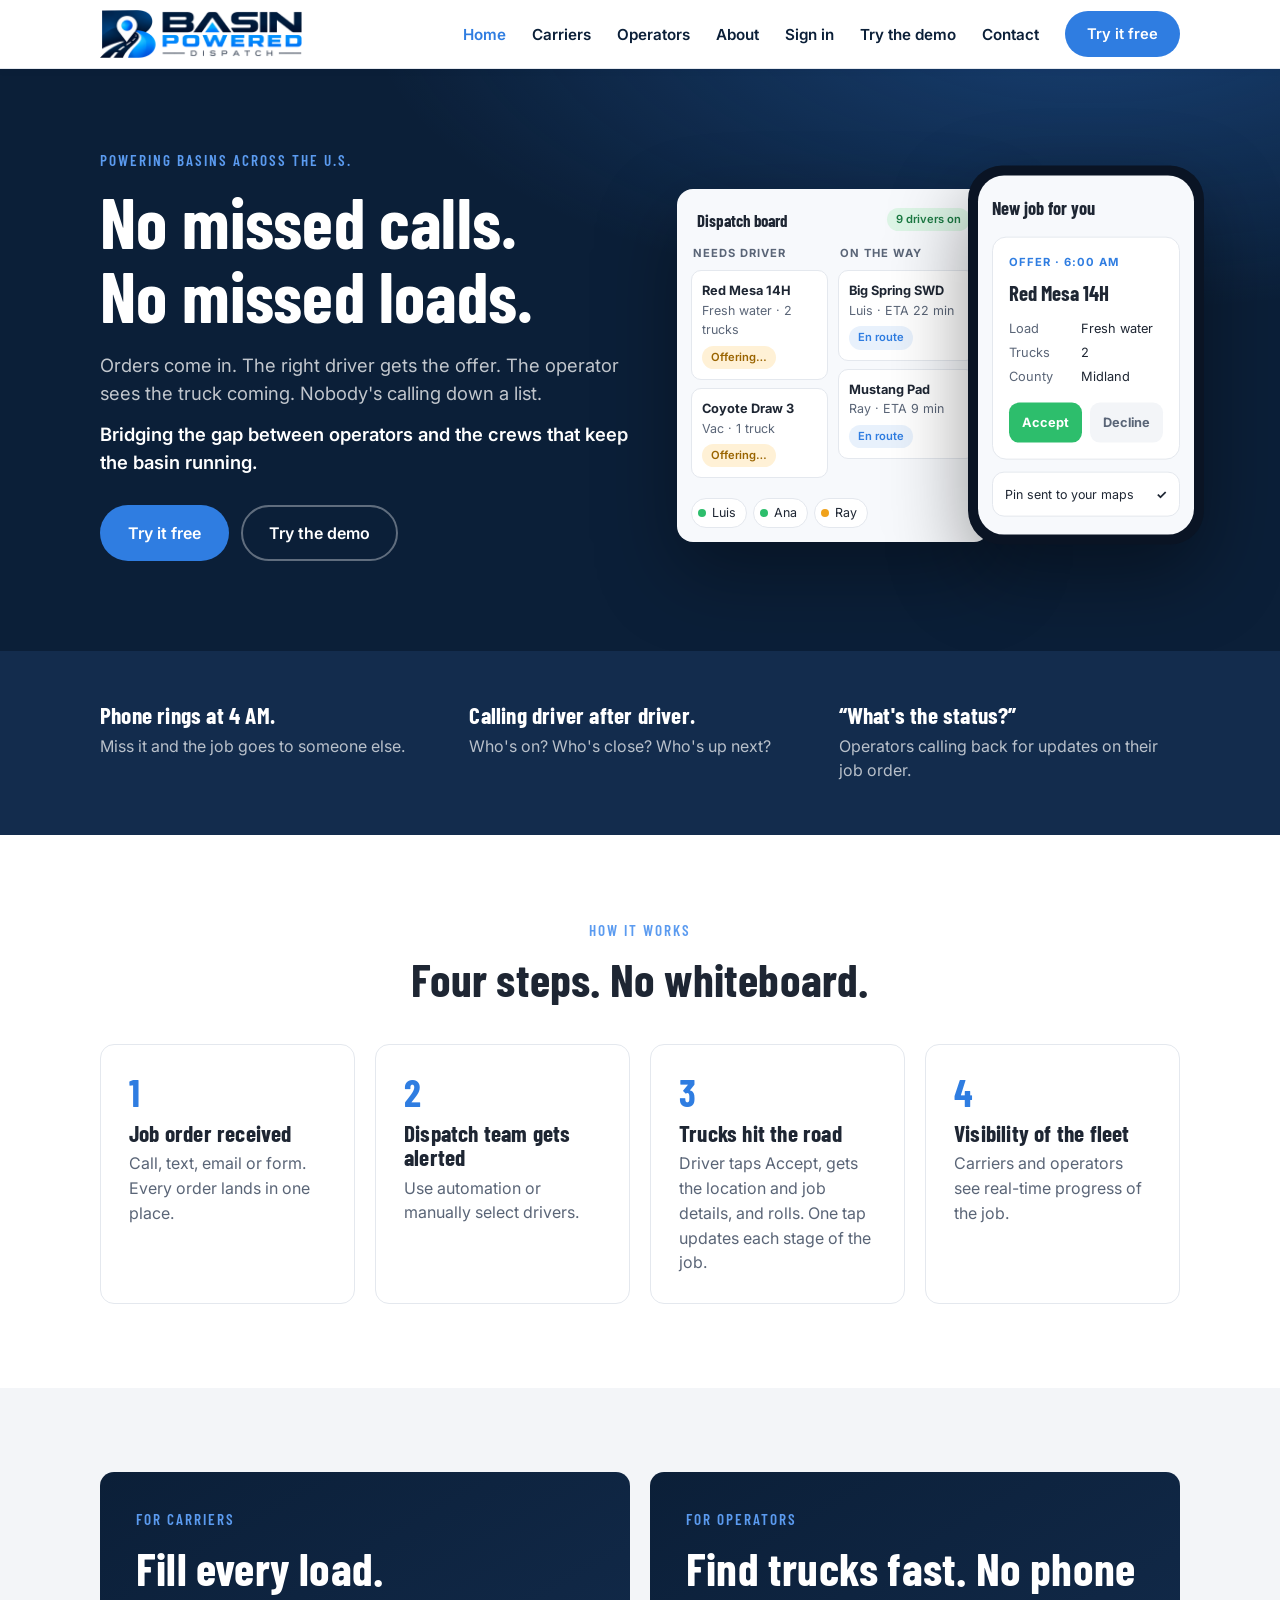
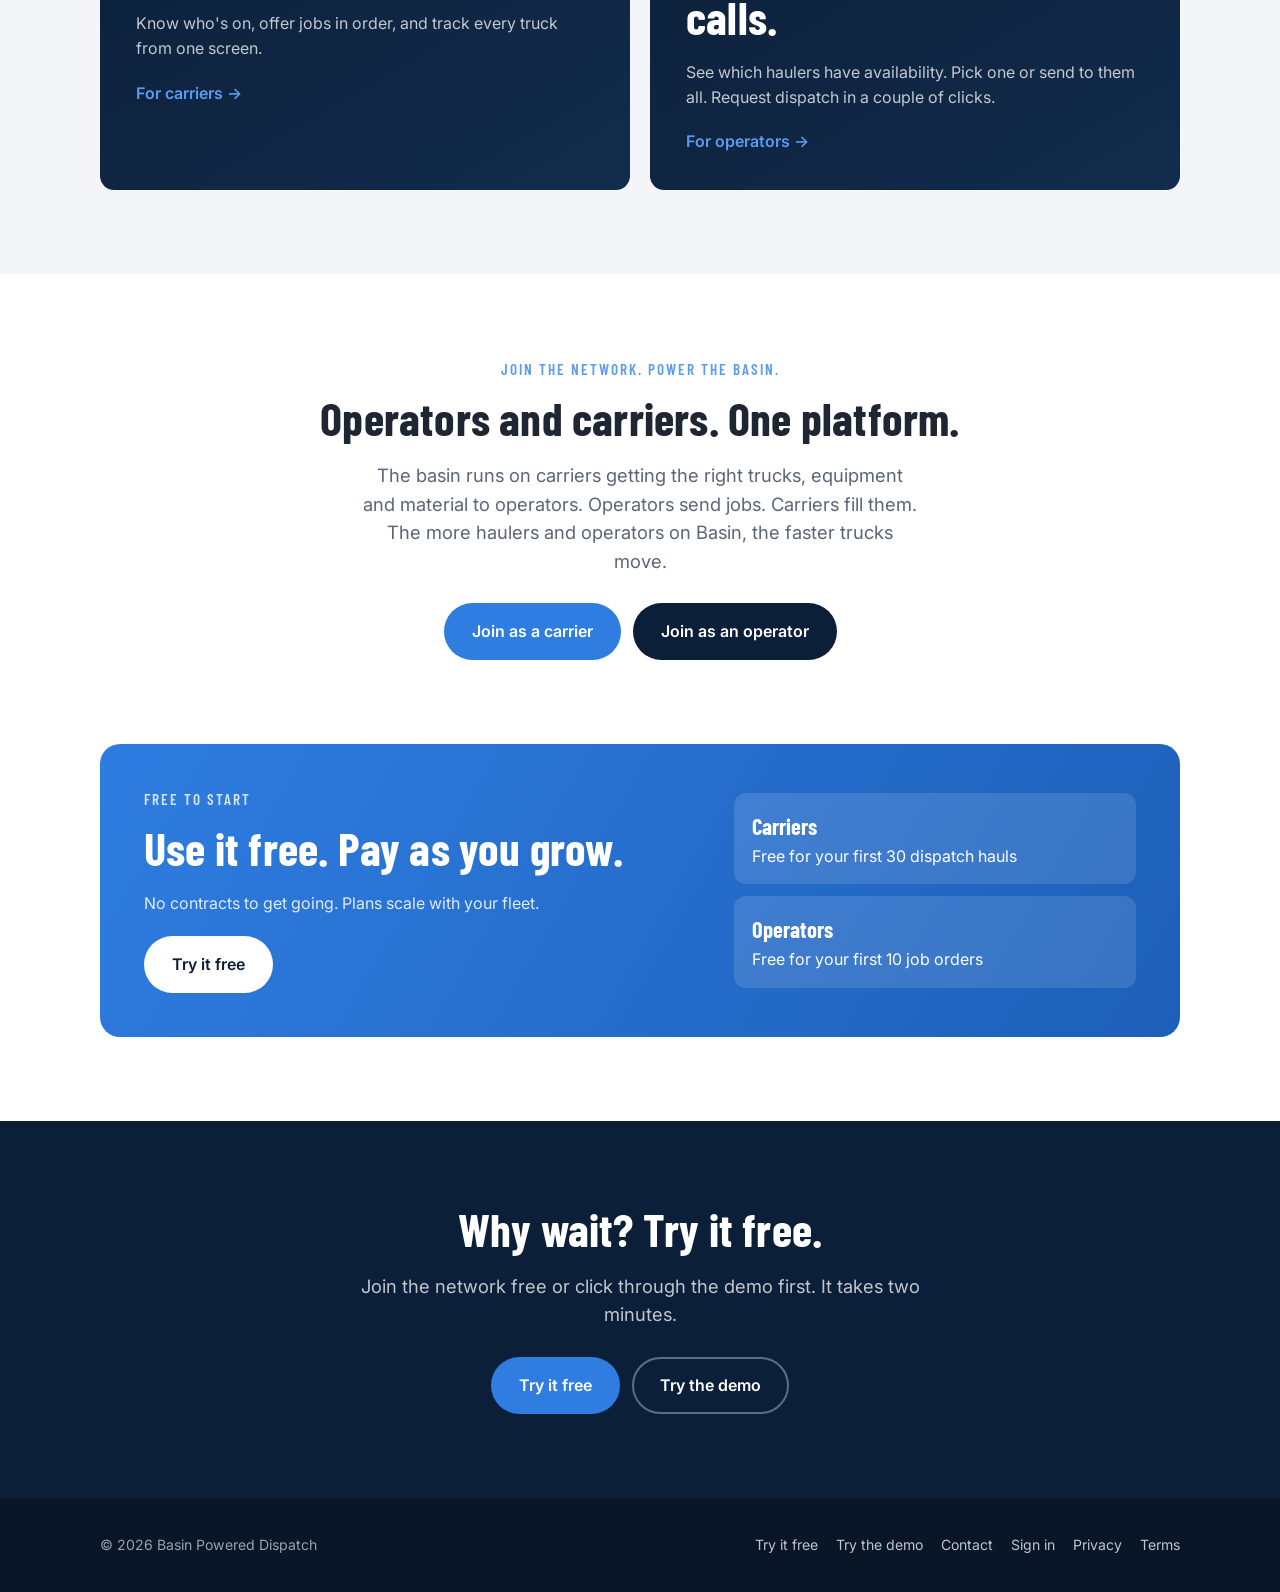
<file: index.html>
<!doctype html>
<html lang="en">
<head>
<meta charset="utf-8">
<meta name="viewport" content="width=device-width, initial-scale=1, viewport-fit=cover">
<title>Basin Powered Dispatch · No missed calls. No missed loads.</title>
<meta name="description" content="Dispatch for oilfield vac and water haulers. Orders in, drivers offered, operators updated — without calling down the list.">
<link rel="canonical" href="https://basinpowereddispatch.com/">
<meta name="theme-color" content="#0B1F38">
<link rel="preconnect" href="https://fonts.googleapis.com">
<link rel="preconnect" href="https://fonts.gstatic.com" crossorigin>
<link href="https://fonts.googleapis.com/css2?family=Barlow+Condensed:wght@600;700&family=Inter:wght@400;500;600;700;800&display=swap" rel="stylesheet">
<link rel="stylesheet" href="styles.css">
<link rel="stylesheet" href="utils.css">
<link rel="icon" type="image/png" href="favicon.png">
<link rel="apple-touch-icon" href="apple-touch-icon.png">
<meta property="og:title" content="Basin Powered Dispatch · No missed calls. No missed loads.">
<meta property="og:description" content="Dispatch for oilfield vac and water haulers. Orders in, drivers offered, operators updated — without calling down the list.">
<meta property="og:image" content="https://basinpowereddispatch.com/og-image.jpg">
</head>
<body>
<header>
  <div class="wrap nav">
    <a class="logo" href="index.html" aria-label="Basin Powered Dispatch home">
      <img src="logo-light.png" alt="Basin Powered Dispatch" width="168" height="40">
    </a>
    <button class="menu-btn" type="button" aria-label="Menu" aria-controls="menu">&#9776;</button>
    <ul id="menu">
      <li><a href="index.html" class=active>Home</a></li><li><a href="carriers.html">Carriers</a></li><li><a href="operators.html">Operators</a></li><li><a href="about.html">About</a></li>
      <li><a href="https://basinpowereddispatch.com/">Sign in</a></li>
      <li><a href="demo.html">Try the demo</a></li>
      <li><a href="contact.html">Contact</a></li>
      <li><a class="btn btn-primary" href="join.html">Try it free</a></li>
    </ul>
  </div>
</header>
<main>
<section class="hero">
  <div class="wrap grid">
    <div>
      <div class="eyebrow">Powering basins across the U.S.</div>
      <h1>No missed calls.<br>No missed loads.</h1>
      <p class="lead s1">Orders come in. The right driver gets the offer. The operator sees the truck coming. Nobody's calling down a list.</p>
      <p class="lead s2">Bridging the gap between operators and the crews that keep the basin running.</p>
      <div class="btns"><a class="btn btn-primary" href="join.html">Try it free</a><a class="btn btn-ghost" href="demo.html">Try the demo</a></div>
    </div>
    <div class="mock-stack">
<div class="board" aria-hidden="true">
  <div class="board-top"><b>Dispatch board</b><span class="pill green">9 drivers on</span></div>
  <div class="cols">
    <div class="col"><h4>Needs driver</h4>
      <div class="job"><b>Red Mesa 14H</b><span>Fresh water &middot; 2 trucks</span><span class="pill amber">Offering&hellip;</span></div>
      <div class="job"><b>Coyote Draw 3</b><span>Vac &middot; 1 truck</span><span class="pill amber">Offering&hellip;</span></div>
    </div>
    <div class="col"><h4>On the way</h4>
      <div class="job"><b>Big Spring SWD</b><span>Luis &middot; ETA 22 min</span><span class="pill blue">En route</span></div>
      <div class="job"><b>Mustang Pad</b><span>Ray &middot; ETA 9 min</span><span class="pill blue">En route</span></div>
    </div>
    <div class="col"><h4>Done</h4>
      <div class="job"><b>Caprock 7</b><span>Ana &middot; 3 loads</span><span class="pill green">Complete</span></div>
      <div class="job"><b>Sand Hills 2</b><span>Mike &middot; 2 loads</span><span class="pill green">Complete</span></div>
    </div>
  </div>
  <div class="drivers">
    <div class="drv"><span class="dot"></span>Luis</div><div class="drv"><span class="dot"></span>Ana</div>
    <div class="drv"><span class="dot busy"></span>Ray</div><div class="drv"><span class="dot"></span>Mike</div>
    <div class="drv"><span class="dot off"></span>Jesse</div>
  </div>
</div>
<div class="phone" aria-hidden="true"><div class="screen">
  <div class="hdr">New job for you</div>
  <div class="offer">
    <div class="tag">Offer &middot; 6:00 AM</div>
    <h5>Red Mesa 14H</h5>
    <dl><dt>Load</dt><dd>Fresh water</dd><dt>Trucks</dt><dd>2</dd><dt>County</dt><dd>Midland</dd></dl>
    <div class="yn"><div class="yes">Accept</div><div class="no">Decline</div></div>
  </div>
  <div class="mini"><span>Pin sent to your maps</span><b>&#10003;</b></div>
</div></div></div>
  </div>
</section>

<div class="pain"><div class="wrap row">
  <div><h3>Phone rings at 4 AM.</h3><p>Miss it and the job goes to someone else.</p></div>
  <div><h3>Calling driver after driver.</h3><p>Who's on? Who's close? Who's up next?</p></div>
  <div><h3>&ldquo;What's the status?&rdquo;</h3><p>Operators calling back for updates on their job order.</p></div>
</div></div>

<section id="how">
  <div class="wrap center">
    <div class="eyebrow">How it works</div>
    <h2>Four steps. No whiteboard.</h2>
    <div class="cards four s3">
      <div class="card"><div class="step-num">1</div><h3>Job order received</h3><p>Call, text, email or form. Every order lands in one place.</p></div>
      <div class="card"><div class="step-num">2</div><h3>Dispatch team gets alerted</h3><p>Use automation or manually select drivers.</p></div>
      <div class="card"><div class="step-num">3</div><h3>Trucks hit the road</h3><p>Driver taps Accept, gets the location and job details, and rolls. One tap updates each stage of the job.</p></div>
      <div class="card"><div class="step-num">4</div><h3>Visibility of the fleet</h3><p>Carriers and operators see real-time progress of the job.</p></div>
    </div>
  </div>
</section>

<section class="alt">
  <div class="wrap">
    <div class="cards two s4">
      <div class="aud"><div class="eyebrow">For carriers</div><h2>Fill every load.</h2><p>Know who's on, offer jobs in order, and track every truck from one screen.</p><a class="more" href="carriers.html">For carriers &rarr;</a></div>
      <div class="aud"><div class="eyebrow">For operators</div><h2>Find trucks fast. No phone calls.</h2><p>See which haulers have availability. Pick one or send to them all. Request dispatch in a couple of clicks.</p><a class="more" href="operators.html">For operators &rarr;</a></div>
    </div>
  </div>
</section>

<section>
  <div class="wrap center">
    <div class="eyebrow">Join the network. Power the basin.</div>
    <h2>Operators and carriers. One platform.</h2>
    <p class="lead">The basin runs on carriers getting the right trucks, equipment and material to operators. Operators send jobs. Carriers fill them. The more haulers and operators on Basin, the faster trucks move.</p>
    <div class="btns s5"><a class="btn btn-primary" href="join.html">Join as a carrier</a><a class="btn btn-dark" href="join.html">Join as an operator</a></div>
  </div>
</section>

<section class="s6">
  <div class="wrap">
    <div class="free">
      <div><div class="eyebrow s7">Free to start</div><h2>Use it free. Pay as you grow.</h2><p>No contracts to get going. Plans scale with your fleet.</p><div class="btns s8"><a class="btn s9" href="join.html">Try it free</a></div></div>
      <div class="tiers">
        <div class="tier"><b>Carriers</b>Free for your first 30 dispatch hauls</div>
        <div class="tier"><b>Operators</b>Free for your first 10 job orders</div>
      </div>
    </div>
  </div>
</section>

<section class="cta">
  <div class="wrap">
    <h2>Why wait? Try it free.</h2>
    <p class="lead">Join the network free or click through the demo first. It takes two minutes.</p>
    <div class="btns"><a class="btn btn-primary" href="join.html">Try it free</a><a class="btn btn-ghost" href="demo.html">Try the demo</a></div>
  </div>
</section>
</main>
<footer>
  <div class="wrap">
    <div>&copy; <span id="yr">2026</span> Basin Powered Dispatch</div>
    <nav>
      <a href="join.html">Try it free</a>
      <a href="demo.html">Try the demo</a>
      <a href="contact.html">Contact</a>
      <a href="https://basinpowereddispatch.com/">Sign in</a>
      <a href="https://basinpowereddispatch.com/privacy/">Privacy</a>
      <a href="https://basinpowereddispatch.com/terms/">Terms</a>
    </nav>
  </div>
</footer>
<script src="main.js" defer></script>
</body>
</html>
</file>
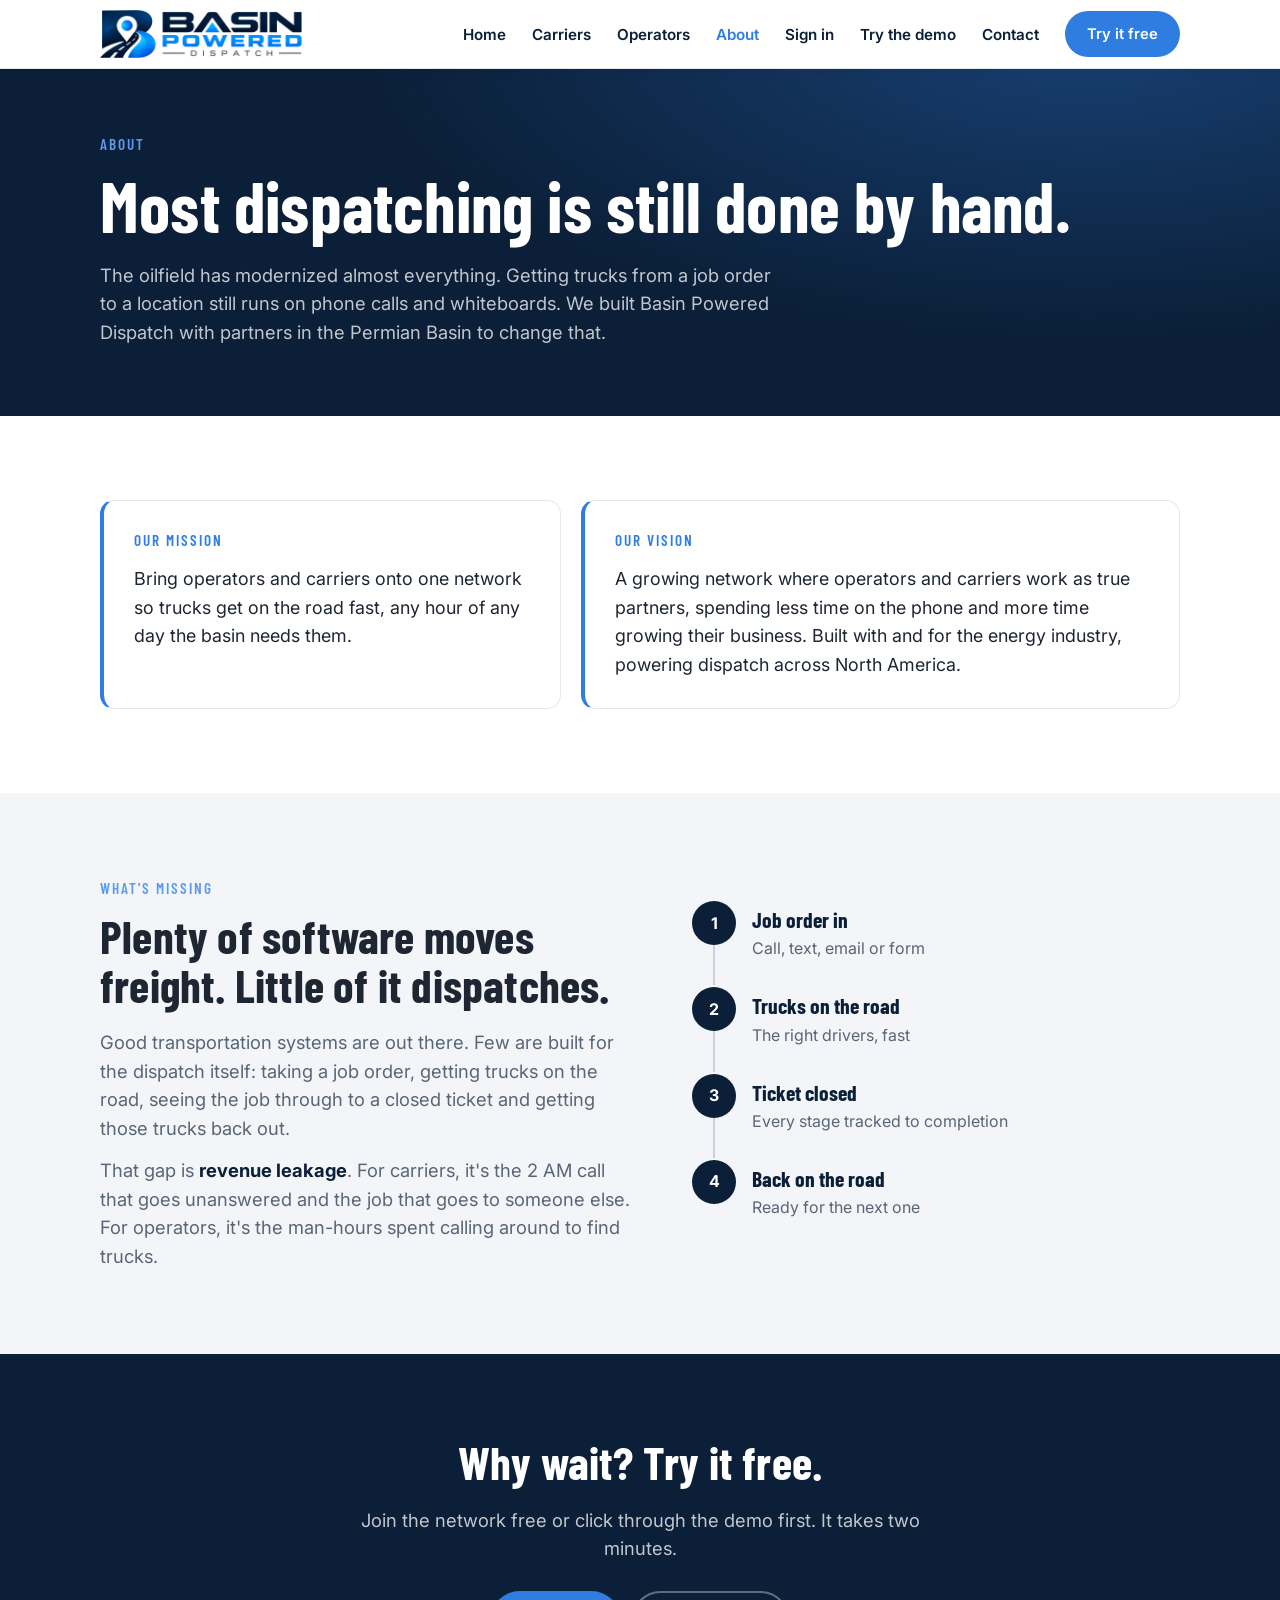
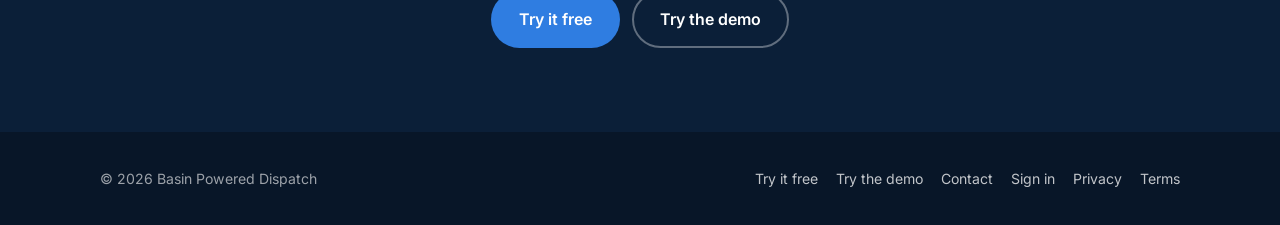
<file: about.html>
<!doctype html>
<html lang="en">
<head>
<meta charset="utf-8">
<meta name="viewport" content="width=device-width, initial-scale=1, viewport-fit=cover">
<title>About · Basin Powered Dispatch</title>
<meta name="description" content="Most oilfield dispatching is still manual. Basin Powered Dispatch bridges the gap between operators and carriers.">
<link rel="canonical" href="https://basinpowereddispatch.com/about.html">
<meta name="theme-color" content="#0B1F38">
<link rel="preconnect" href="https://fonts.googleapis.com">
<link rel="preconnect" href="https://fonts.gstatic.com" crossorigin>
<link href="https://fonts.googleapis.com/css2?family=Barlow+Condensed:wght@600;700&family=Inter:wght@400;500;600;700;800&display=swap" rel="stylesheet">
<link rel="stylesheet" href="styles.css">
<link rel="stylesheet" href="utils.css">
<link rel="icon" type="image/png" href="favicon.png">
<link rel="apple-touch-icon" href="apple-touch-icon.png">
<meta property="og:title" content="About · Basin Powered Dispatch">
<meta property="og:description" content="Most oilfield dispatching is still manual. Basin Powered Dispatch bridges the gap between operators and carriers.">
<meta property="og:image" content="https://basinpowereddispatch.com/og-image.jpg">
</head>
<body>
<header>
  <div class="wrap nav">
    <a class="logo" href="index.html" aria-label="Basin Powered Dispatch home">
      <img src="logo-light.png" alt="Basin Powered Dispatch" width="168" height="40">
    </a>
    <button class="menu-btn" type="button" aria-label="Menu" aria-controls="menu">&#9776;</button>
    <ul id="menu">
      <li><a href="index.html">Home</a></li><li><a href="carriers.html">Carriers</a></li><li><a href="operators.html">Operators</a></li><li><a href="about.html" class=active>About</a></li>
      <li><a href="https://basinpowereddispatch.com/">Sign in</a></li>
      <li><a href="demo.html">Try the demo</a></li>
      <li><a href="contact.html">Contact</a></li>
      <li><a class="btn btn-primary" href="join.html">Try it free</a></li>
    </ul>
  </div>
</header>
<main>
<section class="hero small">
  <div class="wrap">
    <div class="eyebrow">About</div>
    <h1>Most dispatching is still done by hand.</h1>
    <p class="lead s21">The oilfield has modernized almost everything. Getting trucks from a job order to a location still runs on phone calls and whiteboards. We built Basin Powered Dispatch with partners in the Permian Basin to change that.</p>
  </div>
</section>

<section>
  <div class="wrap">
    <div class="mv">
      <div class="mv-card">
        <div class="eyebrow">Our mission</div>
        <p>Bring operators and carriers onto one network so trucks get on the road fast, any hour of any day the basin needs them.</p>
      </div>
      <div class="mv-card">
        <div class="eyebrow">Our vision</div>
        <p>A growing network where operators and carriers work as true partners, spending less time on the phone and more time growing their business. Built with and for the energy industry, powering dispatch across North America.</p>
      </div>
    </div>
  </div>
</section>

<section class="alt">
  <div class="wrap ab-split">
    <div>
      <div class="eyebrow">What's missing</div>
      <h2>Plenty of software moves freight. Little of it dispatches.</h2>
      <p class="lead">Good transportation systems are out there. Few are built for the dispatch itself: taking a job order, getting trucks on the road, seeing the job through to a closed ticket and getting those trucks back out.</p>
      <p class="lead s22">That gap is <b class="s23">revenue leakage</b>. For carriers, it's the 2 AM call that goes unanswered and the job that goes to someone else. For operators, it's the man-hours spent calling around to find trucks.</p>
    </div>
    <ol class="flow">
      <li><i>1</i><b>Job order in</b><span>Call, text, email or form</span></li>
      <li><i>2</i><b>Trucks on the road</b><span>The right drivers, fast</span></li>
      <li><i>3</i><b>Ticket closed</b><span>Every stage tracked to completion</span></li>
      <li><i>4</i><b>Back on the road</b><span>Ready for the next one</span></li>
    </ol>
  </div>
</section>

<section class="cta">
  <div class="wrap">
    <h2>Why wait? Try it free.</h2>
    <p class="lead">Join the network free or click through the demo first. It takes two minutes.</p>
    <div class="btns"><a class="btn btn-primary" href="join.html">Try it free</a><a class="btn btn-ghost" href="demo.html">Try the demo</a></div>
  </div>
</section>
</main>
<footer>
  <div class="wrap">
    <div>&copy; <span id="yr">2026</span> Basin Powered Dispatch</div>
    <nav>
      <a href="join.html">Try it free</a>
      <a href="demo.html">Try the demo</a>
      <a href="contact.html">Contact</a>
      <a href="https://basinpowereddispatch.com/">Sign in</a>
      <a href="https://basinpowereddispatch.com/privacy/">Privacy</a>
      <a href="https://basinpowereddispatch.com/terms/">Terms</a>
    </nav>
  </div>
</footer>
<script src="main.js" defer></script>
</body>
</html>
</file>
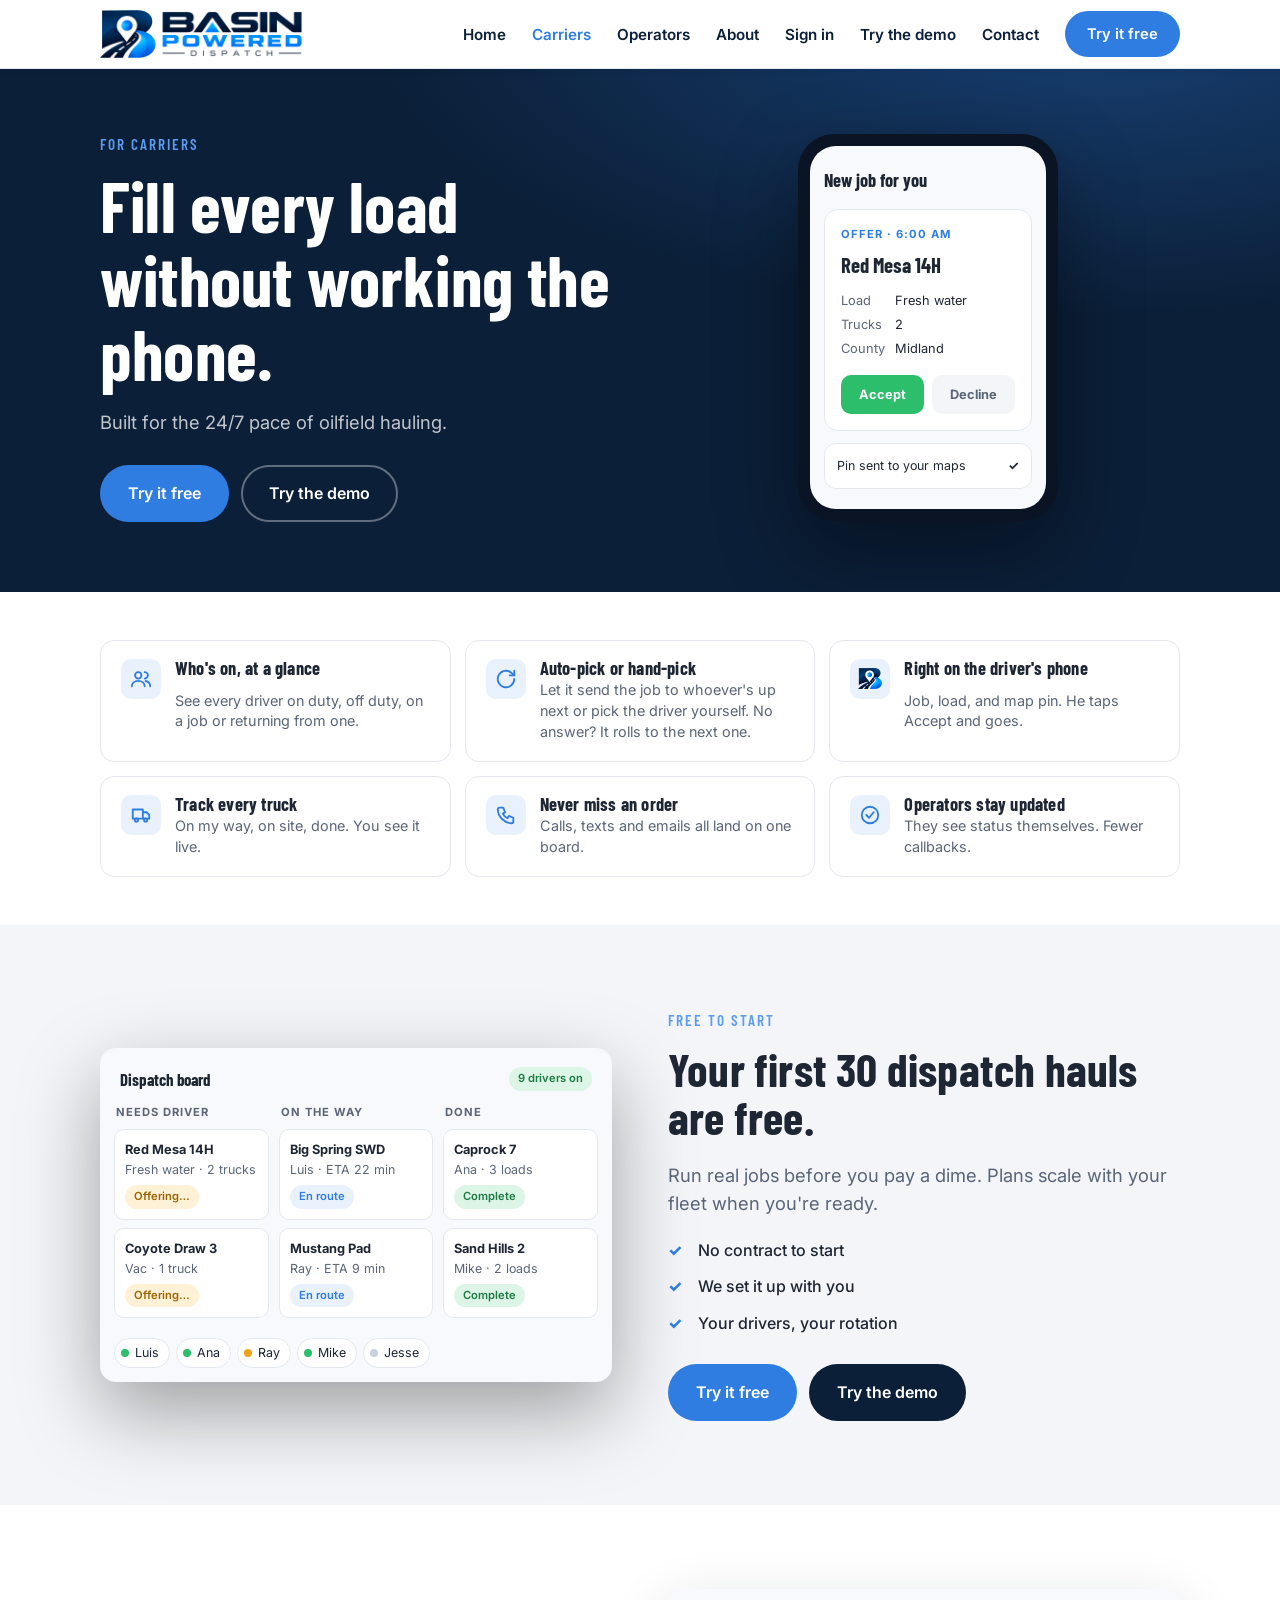
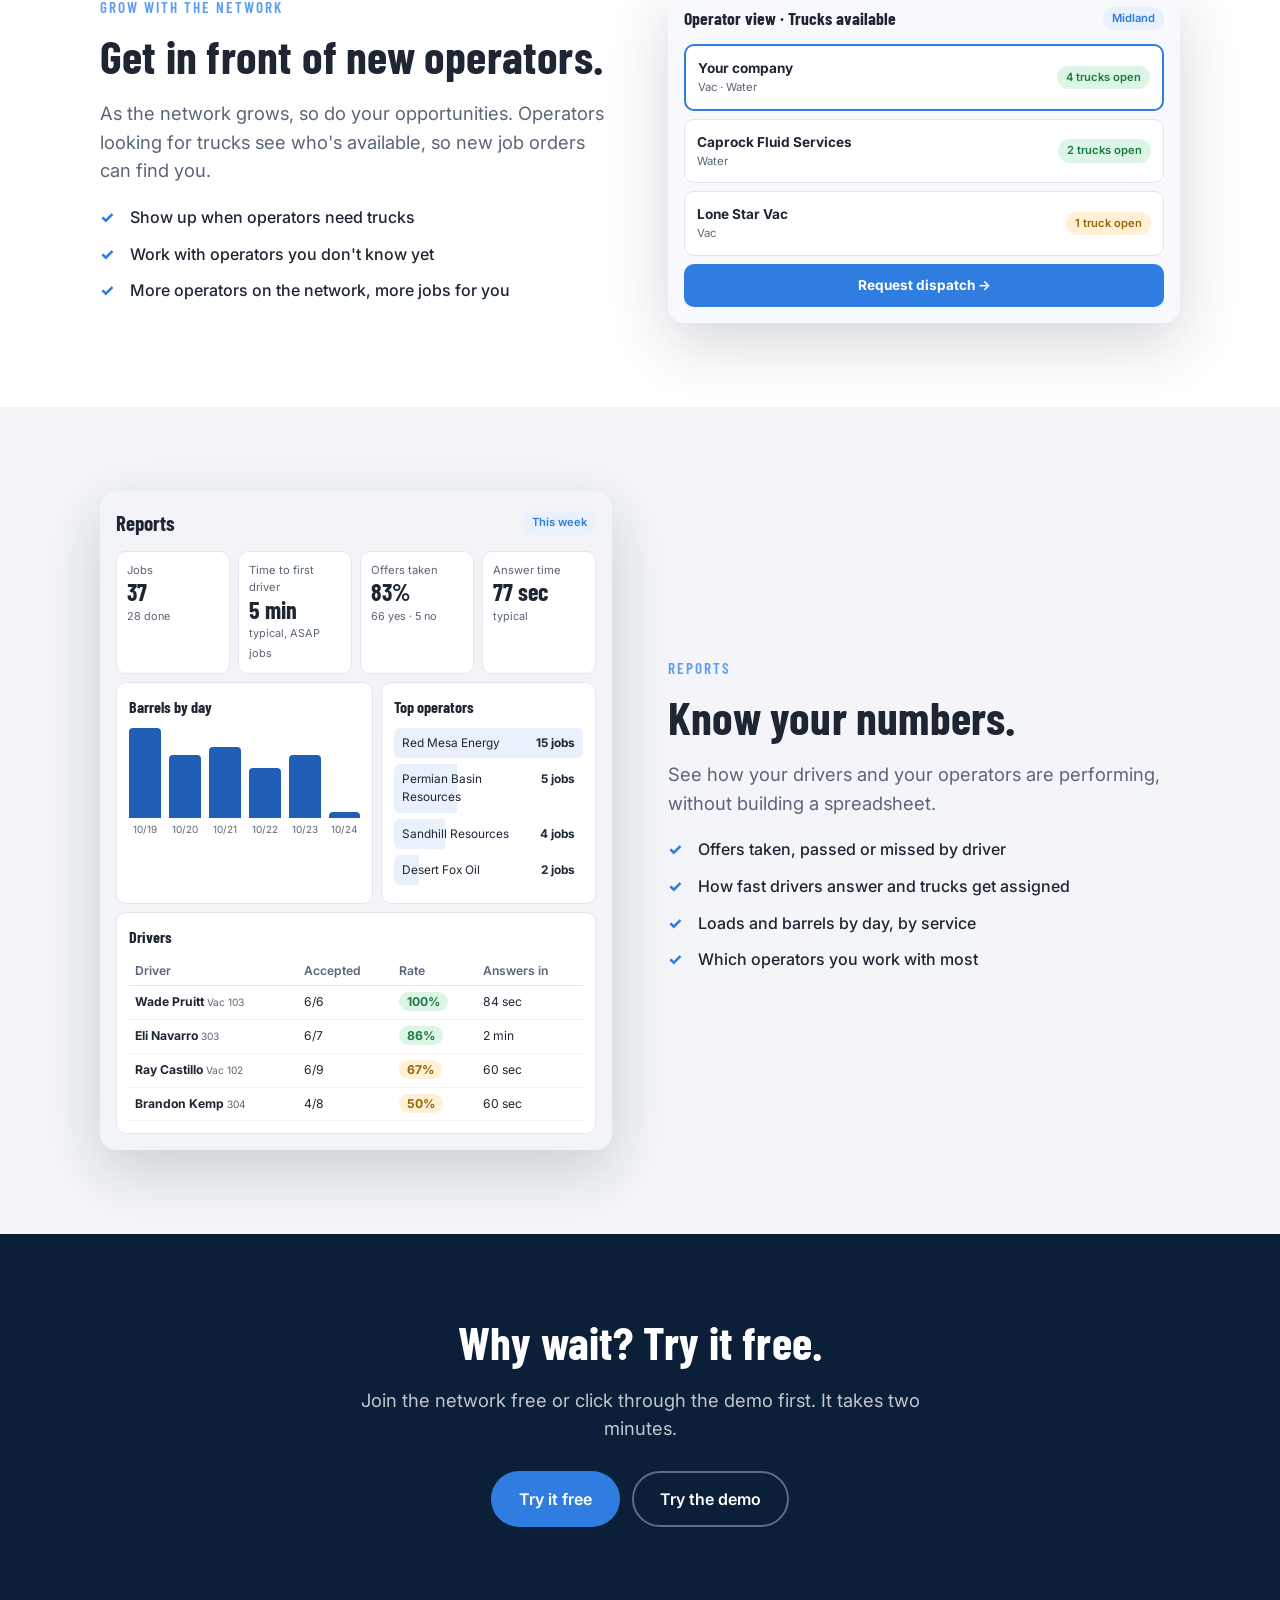
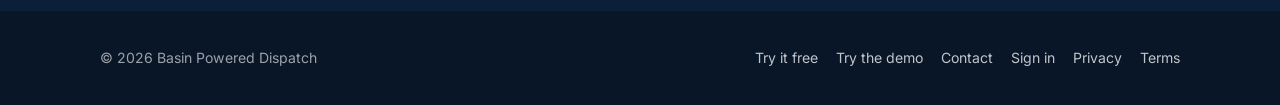
<file: carriers.html>
<!doctype html>
<html lang="en">
<head>
<meta charset="utf-8">
<meta name="viewport" content="width=device-width, initial-scale=1, viewport-fit=cover">
<title>For Carriers · Basin Powered Dispatch</title>
<meta name="description" content="Dispatch for vac and water-hauling fleets. Offer jobs in order, track every truck, stop working the phone.">
<link rel="canonical" href="https://basinpowereddispatch.com/carriers.html">
<meta name="theme-color" content="#0B1F38">
<link rel="preconnect" href="https://fonts.googleapis.com">
<link rel="preconnect" href="https://fonts.gstatic.com" crossorigin>
<link href="https://fonts.googleapis.com/css2?family=Barlow+Condensed:wght@600;700&family=Inter:wght@400;500;600;700;800&display=swap" rel="stylesheet">
<link rel="stylesheet" href="styles.css">
<link rel="stylesheet" href="utils.css">
<link rel="icon" type="image/png" href="favicon.png">
<link rel="apple-touch-icon" href="apple-touch-icon.png">
<meta property="og:title" content="For Carriers · Basin Powered Dispatch">
<meta property="og:description" content="Dispatch for vac and water-hauling fleets. Offer jobs in order, track every truck, stop working the phone.">
<meta property="og:image" content="https://basinpowereddispatch.com/og-image.jpg">
</head>
<body>
<header>
  <div class="wrap nav">
    <a class="logo" href="index.html" aria-label="Basin Powered Dispatch home">
      <img src="logo-light.png" alt="Basin Powered Dispatch" width="168" height="40">
    </a>
    <button class="menu-btn" type="button" aria-label="Menu" aria-controls="menu">&#9776;</button>
    <ul id="menu">
      <li><a href="index.html">Home</a></li><li><a href="carriers.html" class=active>Carriers</a></li><li><a href="operators.html">Operators</a></li><li><a href="about.html">About</a></li>
      <li><a href="https://basinpowereddispatch.com/">Sign in</a></li>
      <li><a href="demo.html">Try the demo</a></li>
      <li><a href="contact.html">Contact</a></li>
      <li><a class="btn btn-primary" href="join.html">Try it free</a></li>
    </ul>
  </div>
</header>
<main>
<section class="hero small">
  <div class="wrap grid">
    <div>
      <div class="eyebrow">For carriers</div>
      <h1>Fill every load without working the phone.</h1>
      <p class="lead s1">Built for the 24/7 pace of oilfield hauling.</p>
      <div class="btns"><a class="btn btn-primary" href="join.html">Try it free</a><a class="btn btn-ghost" href="demo.html">Try the demo</a></div>
    </div>
    <div>
<div class="phone" aria-hidden="true"><div class="screen">
  <div class="hdr">New job for you</div>
  <div class="offer">
    <div class="tag">Offer &middot; 6:00 AM</div>
    <h5>Red Mesa 14H</h5>
    <dl><dt>Load</dt><dd>Fresh water</dd><dt>Trucks</dt><dd>2</dd><dt>County</dt><dd>Midland</dd></dl>
    <div class="yn"><div class="yes">Accept</div><div class="no">Decline</div></div>
  </div>
  <div class="mini"><span>Pin sent to your maps</span><b>&#10003;</b></div>
</div></div></div>
  </div>
</section>

<section class="tight">
  <div class="wrap">
    <div class="cards compact">
      <div class="card"><div class="icon"><svg viewBox="0 0 24 24" width="22" height="22" fill="none" stroke="currentColor" stroke-width="2" stroke-linecap="round" stroke-linejoin="round" aria-hidden="true"><circle cx="9" cy="8" r="3.5"/><path d="M2 20c0-3.5 3-6 7-6s7 2.5 7 6"/><path d="M16 4.5a3.5 3.5 0 0 1 0 7M22 20c0-3-2-5.2-5-5.8"/></svg></div><h3>Who's on, at a glance</h3><p>See every driver on duty, off duty, on a job or returning from one.</p></div>
      <div class="card"><div class="icon"><svg viewBox="0 0 24 24" width="22" height="22" fill="none" stroke="currentColor" stroke-width="2" stroke-linecap="round" stroke-linejoin="round" aria-hidden="true"><path d="M21 12a9 9 0 1 1-3-6.7L21 8"/><path d="M21 3v5h-5"/></svg></div><h3>Auto-pick or hand-pick</h3><p>Let it send the job to whoever's up next or pick the driver yourself. No answer? It rolls to the next one.</p></div>
      <div class="card"><div class="icon"><img src="icon-b.png" alt="" class="s10"></div><h3>Right on the driver's phone</h3><p>Job, load, and map pin. He taps Accept and goes.</p></div>
      <div class="card"><div class="icon"><svg viewBox="0 0 24 24" width="22" height="22" fill="none" stroke="currentColor" stroke-width="2" stroke-linecap="round" stroke-linejoin="round" aria-hidden="true"><path d="M3 6h11v10H3zM14 9h4l3 3v4h-7"/><circle cx="7" cy="17.5" r="1.8"/><circle cx="17" cy="17.5" r="1.8"/></svg></div><h3>Track every truck</h3><p>On my way, on site, done. You see it live.</p></div>
      <div class="card"><div class="icon"><svg viewBox="0 0 24 24" width="22" height="22" fill="none" stroke="currentColor" stroke-width="2" stroke-linecap="round" stroke-linejoin="round" aria-hidden="true"><path d="M5 4h4l2 5-2.5 1.5a11 11 0 0 0 5 5L15 13l5 2v4a2 2 0 0 1-2 2A16 16 0 0 1 3 6a2 2 0 0 1 2-2z"/></svg></div><h3>Never miss an order</h3><p>Calls, texts and emails all land on one board.</p></div>
      <div class="card"><div class="icon"><svg viewBox="0 0 24 24" width="22" height="22" fill="none" stroke="currentColor" stroke-width="2" stroke-linecap="round" stroke-linejoin="round" aria-hidden="true"><circle cx="12" cy="12" r="9"/><path d="M8 12l3 3 5-6"/></svg></div><h3>Operators stay updated</h3><p>They see status themselves. Fewer callbacks.</p></div>
    </div>
  </div>
</section>

<section class="alt">
  <div class="wrap split">
    <div>
<div class="board" aria-hidden="true">
  <div class="board-top"><b>Dispatch board</b><span class="pill green">9 drivers on</span></div>
  <div class="cols">
    <div class="col"><h4>Needs driver</h4>
      <div class="job"><b>Red Mesa 14H</b><span>Fresh water &middot; 2 trucks</span><span class="pill amber">Offering&hellip;</span></div>
      <div class="job"><b>Coyote Draw 3</b><span>Vac &middot; 1 truck</span><span class="pill amber">Offering&hellip;</span></div>
    </div>
    <div class="col"><h4>On the way</h4>
      <div class="job"><b>Big Spring SWD</b><span>Luis &middot; ETA 22 min</span><span class="pill blue">En route</span></div>
      <div class="job"><b>Mustang Pad</b><span>Ray &middot; ETA 9 min</span><span class="pill blue">En route</span></div>
    </div>
    <div class="col"><h4>Done</h4>
      <div class="job"><b>Caprock 7</b><span>Ana &middot; 3 loads</span><span class="pill green">Complete</span></div>
      <div class="job"><b>Sand Hills 2</b><span>Mike &middot; 2 loads</span><span class="pill green">Complete</span></div>
    </div>
  </div>
  <div class="drivers">
    <div class="drv"><span class="dot"></span>Luis</div><div class="drv"><span class="dot"></span>Ana</div>
    <div class="drv"><span class="dot busy"></span>Ray</div><div class="drv"><span class="dot"></span>Mike</div>
    <div class="drv"><span class="dot off"></span>Jesse</div>
  </div>
</div></div>
    <div>
      <div class="eyebrow">Free to start</div>
      <h2>Your first 30 dispatch hauls are free.</h2>
      <p class="lead">Run real jobs before you pay a dime. Plans scale with your fleet when you're ready.</p>
      <ul class="checks"><li>No contract to start</li><li>We set it up with you</li><li>Your drivers, your rotation</li></ul>
      <div class="btns"><a class="btn btn-primary" href="join.html">Try it free</a><a class="btn btn-dark" href="demo.html">Try the demo</a></div>
    </div>
  </div>
</section>

<section>
  <div class="wrap split rev">
    <div>
      <div class="avail" aria-hidden="true">
        <div class="avail-top"><b>Operator view &middot; Trucks available</b><span class="pill blue">Midland</span></div>
        <div class="avail-row you"><span><b>Your company</b><small>Vac &middot; Water</small></span><span class="pill green">4 trucks open</span></div>
        <div class="avail-row"><span><b>Caprock Fluid Services</b><small>Water</small></span><span class="pill green">2 trucks open</span></div>
        <div class="avail-row"><span><b>Lone Star Vac</b><small>Vac</small></span><span class="pill amber">1 truck open</span></div>
        <div class="avail-cta">Request dispatch &rarr;</div>
      </div>
    </div>
    <div>
      <div class="eyebrow">Grow with the network</div>
      <h2>Get in front of new operators.</h2>
      <p class="lead">As the network grows, so do your opportunities. Operators looking for trucks see who's available, so new job orders can find you.</p>
      <ul class="checks"><li>Show up when operators need trucks</li><li>Work with operators you don't know yet</li><li>More operators on the network, more jobs for you</li></ul>
    </div>
  </div>
</section>

<section class="alt">
  <div class="wrap split">
    <div>
<div class="reports" aria-hidden="true">
  <div class="r-top"><b>Reports</b><span class="pill blue">This week</span></div>
  <div class="r-kpis">
    <div><small>Jobs</small><b>37</b><em>28 done</em></div>
    <div><small>Time to first driver</small><b>5 min</b><em>typical, ASAP jobs</em></div>
    <div><small>Offers taken</small><b>83%</b><em>66 yes &middot; 5 no</em></div>
    <div><small>Answer time</small><b>77 sec</b><em>typical</em></div>
  </div>
  <div class="r-grid">
    <div class="r-card"><h4>Barrels by day</h4><div class="rbars"><div class="rbar"><i class="s11"></i><span>10/19</span></div><div class="rbar"><i class="s12"></i><span>10/20</span></div><div class="rbar"><i class="s13"></i><span>10/21</span></div><div class="rbar"><i class="s14"></i><span>10/22</span></div><div class="rbar"><i class="s12"></i><span>10/23</span></div><div class="rbar"><i class="s15"></i><span>10/24</span></div></div></div>
    <div class="r-card"><h4>Top operators</h4><div class="rop"><span>Red Mesa Energy</span><b>15 jobs</b><i class="s16"></i></div><div class="rop"><span>Permian Basin Resources</span><b>5 jobs</b><i class="s17"></i></div><div class="rop"><span>Sandhill Resources</span><b>4 jobs</b><i class="s18"></i></div><div class="rop"><span>Desert Fox Oil</span><b>2 jobs</b><i class="s19"></i></div></div>
  </div>
  <div class="r-card"><h4>Drivers</h4>
    <table class="rtable"><thead><tr><th>Driver</th><th>Accepted</th><th>Rate</th><th>Answers in</th></tr></thead><tbody><tr><td><b>Wade Pruitt</b> <small>Vac 103</small></td><td>6/6</td><td><span class="rpct">100%</span></td><td>84 sec</td></tr><tr><td><b>Eli Navarro</b> <small>303</small></td><td>6/7</td><td><span class="rpct">86%</span></td><td>2 min</td></tr><tr><td><b>Ray Castillo</b> <small>Vac 102</small></td><td>6/9</td><td><span class="rpct lo">67%</span></td><td>60 sec</td></tr><tr><td><b>Brandon Kemp</b> <small>304</small></td><td>4/8</td><td><span class="rpct lo">50%</span></td><td>60 sec</td></tr></tbody></table>
  </div>
</div></div>
    <div>
      <div class="eyebrow">Reports</div>
      <h2>Know your numbers.</h2>
      <p class="lead">See how your drivers and your operators are performing, without building a spreadsheet.</p>
      <ul class="checks">
        <li>Offers taken, passed or missed by driver</li>
        <li>How fast drivers answer and trucks get assigned</li>
        <li>Loads and barrels by day, by service</li>
        <li>Which operators you work with most</li>
      </ul>
    </div>
  </div>
</section>

<section class="cta">
  <div class="wrap">
    <h2>Why wait? Try it free.</h2>
    <p class="lead">Join the network free or click through the demo first. It takes two minutes.</p>
    <div class="btns"><a class="btn btn-primary" href="join.html">Try it free</a><a class="btn btn-ghost" href="demo.html">Try the demo</a></div>
  </div>
</section>
</main>
<footer>
  <div class="wrap">
    <div>&copy; <span id="yr">2026</span> Basin Powered Dispatch</div>
    <nav>
      <a href="join.html">Try it free</a>
      <a href="demo.html">Try the demo</a>
      <a href="contact.html">Contact</a>
      <a href="https://basinpowereddispatch.com/">Sign in</a>
      <a href="https://basinpowereddispatch.com/privacy/">Privacy</a>
      <a href="https://basinpowereddispatch.com/terms/">Terms</a>
    </nav>
  </div>
</footer>
<script src="main.js" defer></script>
</body>
</html>
</file>
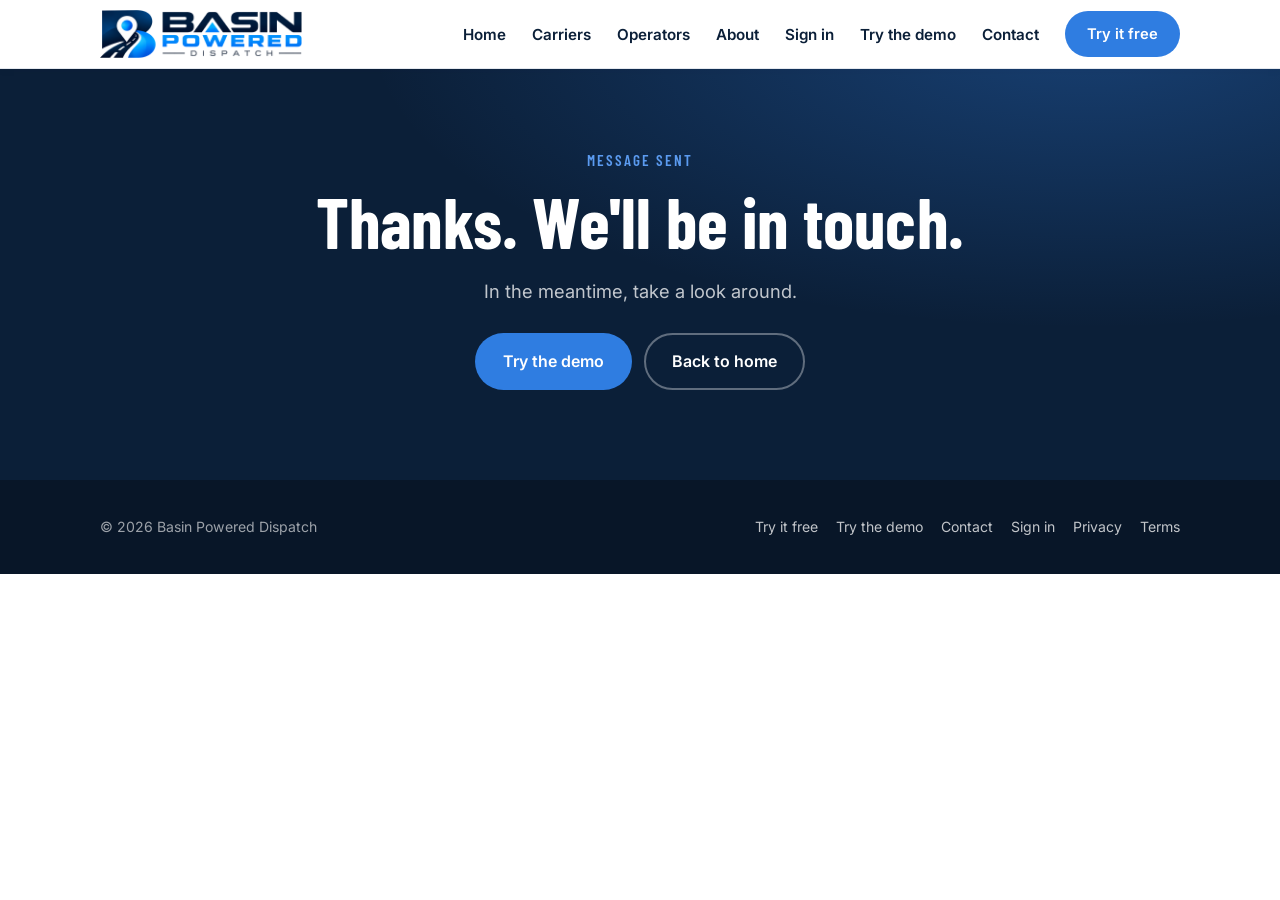
<file: contact-thanks.html>
<!doctype html>
<html lang="en">
<head>
<meta charset="utf-8">
<meta name="viewport" content="width=device-width, initial-scale=1, viewport-fit=cover">
<title>Message sent · Basin Powered Dispatch</title>
<meta name="description" content="Thanks for reaching out to Basin Powered Dispatch.">
<link rel="canonical" href="https://basinpowereddispatch.com/contact-thanks.html">
<meta name="theme-color" content="#0B1F38">
<link rel="preconnect" href="https://fonts.googleapis.com">
<link rel="preconnect" href="https://fonts.gstatic.com" crossorigin>
<link href="https://fonts.googleapis.com/css2?family=Barlow+Condensed:wght@600;700&family=Inter:wght@400;500;600;700;800&display=swap" rel="stylesheet">
<link rel="stylesheet" href="styles.css">
<link rel="stylesheet" href="utils.css">
<link rel="icon" type="image/png" href="favicon.png">
<link rel="apple-touch-icon" href="apple-touch-icon.png">
<meta property="og:title" content="Message sent · Basin Powered Dispatch">
<meta property="og:description" content="Thanks for reaching out to Basin Powered Dispatch.">
<meta property="og:image" content="https://basinpowereddispatch.com/og-image.jpg">
</head>
<body>
<header>
  <div class="wrap nav">
    <a class="logo" href="index.html" aria-label="Basin Powered Dispatch home">
      <img src="logo-light.png" alt="Basin Powered Dispatch" width="168" height="40">
    </a>
    <button class="menu-btn" type="button" aria-label="Menu" aria-controls="menu">&#9776;</button>
    <ul id="menu">
      <li><a href="index.html">Home</a></li><li><a href="carriers.html">Carriers</a></li><li><a href="operators.html">Operators</a></li><li><a href="about.html">About</a></li>
      <li><a href="https://basinpowereddispatch.com/">Sign in</a></li>
      <li><a href="demo.html">Try the demo</a></li>
      <li><a href="contact.html">Contact</a></li>
      <li><a class="btn btn-primary" href="join.html">Try it free</a></li>
    </ul>
  </div>
</header>
<main>
<section class="hero">
  <div class="wrap center">
    <div class="eyebrow">Message sent</div>
    <h1>Thanks. We'll be in touch.</h1>
    <p class="lead s25">In the meantime, take a look around.</p>
    <div class="btns s5"><a class="btn btn-primary" href="demo.html">Try the demo</a><a class="btn btn-ghost" href="index.html">Back to home</a></div>
  </div>
</section>
</main>
<footer>
  <div class="wrap">
    <div>&copy; <span id="yr">2026</span> Basin Powered Dispatch</div>
    <nav>
      <a href="join.html">Try it free</a>
      <a href="demo.html">Try the demo</a>
      <a href="contact.html">Contact</a>
      <a href="https://basinpowereddispatch.com/">Sign in</a>
      <a href="https://basinpowereddispatch.com/privacy/">Privacy</a>
      <a href="https://basinpowereddispatch.com/terms/">Terms</a>
    </nav>
  </div>
</footer>
<script src="main.js" defer></script>
</body>
</html>
</file>
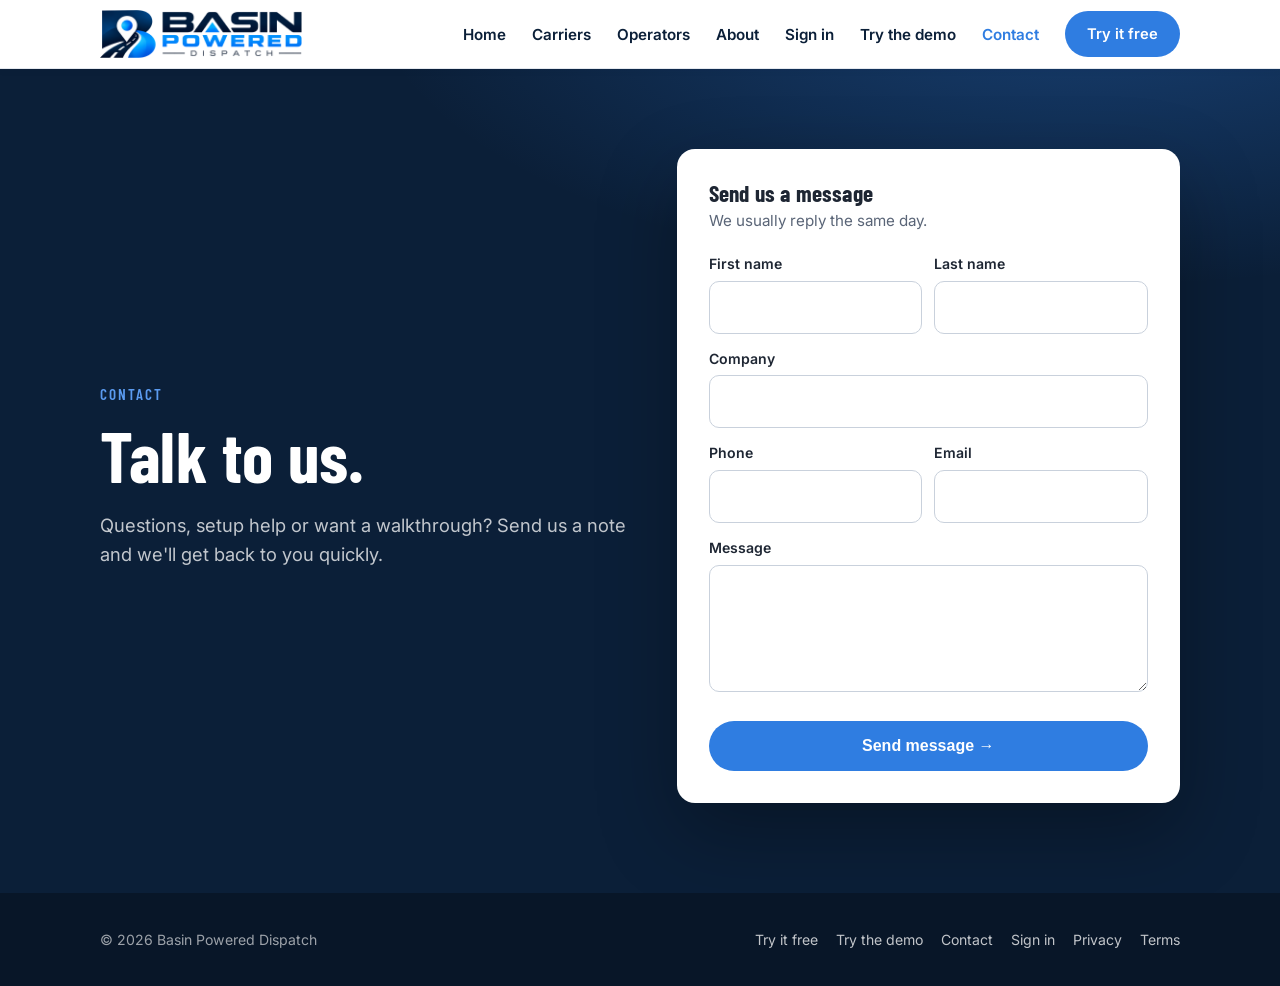
<file: contact.html>
<!doctype html>
<html lang="en">
<head>
<meta charset="utf-8">
<meta name="viewport" content="width=device-width, initial-scale=1, viewport-fit=cover">
<title>Contact · Basin Powered Dispatch</title>
<meta name="description" content="Get in touch with Basin Powered Dispatch.">
<link rel="canonical" href="https://basinpowereddispatch.com/contact.html">
<meta name="theme-color" content="#0B1F38">
<link rel="preconnect" href="https://fonts.googleapis.com">
<link rel="preconnect" href="https://fonts.gstatic.com" crossorigin>
<link href="https://fonts.googleapis.com/css2?family=Barlow+Condensed:wght@600;700&family=Inter:wght@400;500;600;700;800&display=swap" rel="stylesheet">
<link rel="stylesheet" href="styles.css">
<link rel="stylesheet" href="utils.css">
<link rel="icon" type="image/png" href="favicon.png">
<link rel="apple-touch-icon" href="apple-touch-icon.png">
<meta property="og:title" content="Contact · Basin Powered Dispatch">
<meta property="og:description" content="Get in touch with Basin Powered Dispatch.">
<meta property="og:image" content="https://basinpowereddispatch.com/og-image.jpg">
</head>
<body>
<header>
  <div class="wrap nav">
    <a class="logo" href="index.html" aria-label="Basin Powered Dispatch home">
      <img src="logo-light.png" alt="Basin Powered Dispatch" width="168" height="40">
    </a>
    <button class="menu-btn" type="button" aria-label="Menu" aria-controls="menu">&#9776;</button>
    <ul id="menu">
      <li><a href="index.html">Home</a></li><li><a href="carriers.html">Carriers</a></li><li><a href="operators.html">Operators</a></li><li><a href="about.html">About</a></li>
      <li><a href="https://basinpowereddispatch.com/">Sign in</a></li>
      <li><a href="demo.html">Try the demo</a></li>
      <li><a href="contact.html" class=active>Contact</a></li>
      <li><a class="btn btn-primary" href="join.html">Try it free</a></li>
    </ul>
  </div>
</header>
<main>
<section class="hero">
  <div class="wrap grid">
    <div>
      <div class="eyebrow">Contact</div>
      <h1>Talk to us.</h1>
      <p class="lead s1">Questions, setup help or want a walkthrough? Send us a note and we'll get back to you quickly.</p>
    </div>
    <form class="form-card" name="contact" method="POST" action="contact-thanks.html" data-netlify="true" netlify-honeypot="company-url">
      <input type="hidden" name="form-name" value="contact">
      <p class="hidden"><label>Leave blank <input name="company-url" tabindex="-1" autocomplete="off"></label></p>
      <h3>Send us a message</h3>
      <p class="sub">We usually reply the same day.</p>
      <div class="row2">
        <div class="field"><label for="cfirst">First name</label><input id="cfirst" name="first-name" required maxlength="60" autocomplete="given-name"></div>
        <div class="field"><label for="clast">Last name</label><input id="clast" name="last-name" required maxlength="60" autocomplete="family-name"></div>
      </div>
      <div class="field"><label for="ccompany">Company</label><input id="ccompany" name="company" maxlength="120" autocomplete="organization"></div>
      <div class="row2">
        <div class="field"><label for="cphone">Phone</label><input id="cphone" name="phone" type="tel" maxlength="25" pattern="[0-9 +.\-\(\)]{7,25}" autocomplete="tel"></div>
        <div class="field"><label for="cemail">Email</label><input id="cemail" name="email" type="email" required maxlength="120" autocomplete="email"></div>
      </div>
      <div class="field"><label for="cmsg">Message</label><textarea id="cmsg" name="message" rows="4" required maxlength="2000"></textarea></div>
      <button class="btn btn-primary" type="submit">Send message &rarr;</button>
    </form>
  </div>
</section>
</main>
<footer>
  <div class="wrap">
    <div>&copy; <span id="yr">2026</span> Basin Powered Dispatch</div>
    <nav>
      <a href="join.html">Try it free</a>
      <a href="demo.html">Try the demo</a>
      <a href="contact.html">Contact</a>
      <a href="https://basinpowereddispatch.com/">Sign in</a>
      <a href="https://basinpowereddispatch.com/privacy/">Privacy</a>
      <a href="https://basinpowereddispatch.com/terms/">Terms</a>
    </nav>
  </div>
</footer>
<script src="main.js" defer></script>
</body>
</html>
</file>
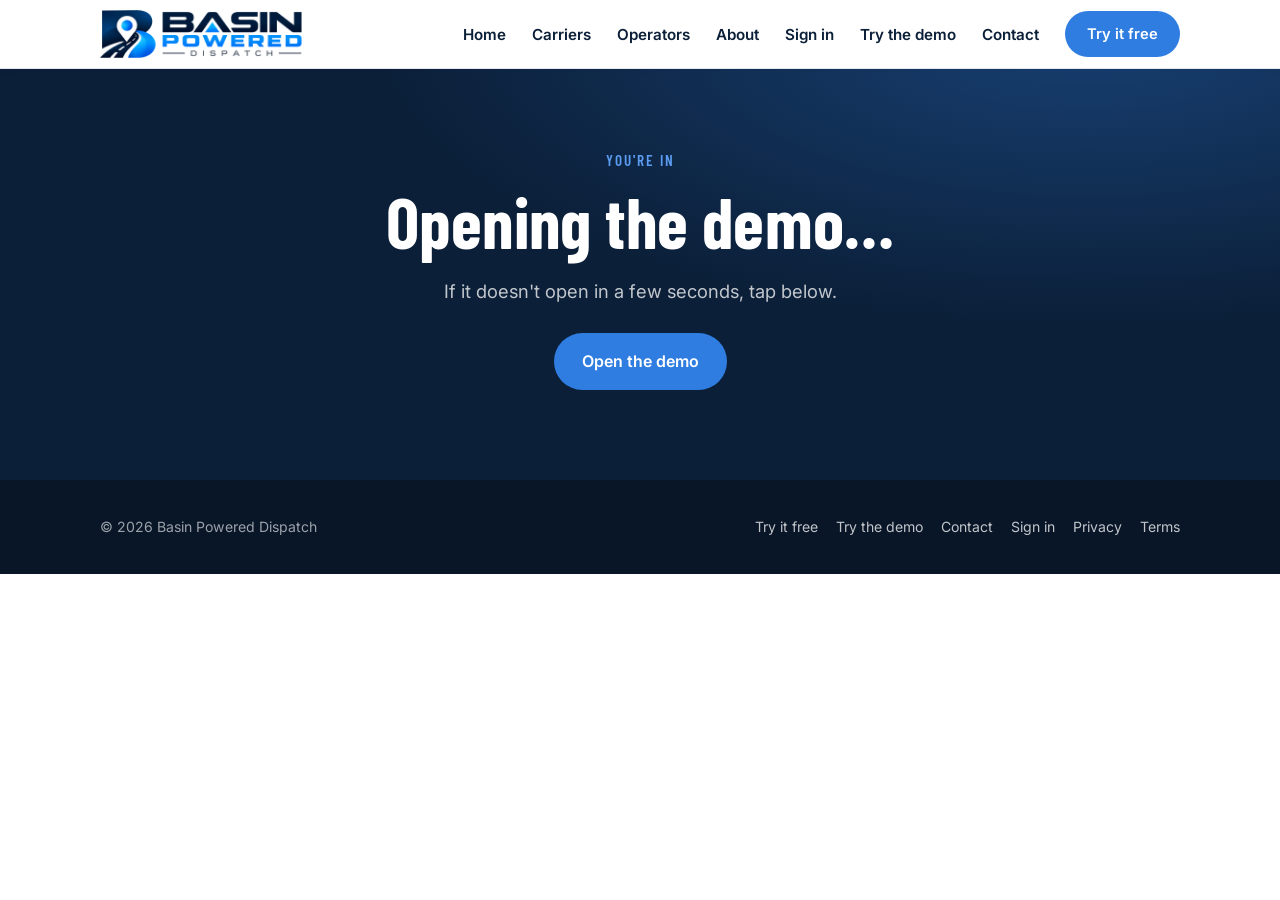
<file: demo-ready.html>
<!doctype html>
<html lang="en">
<head>
<meta charset="utf-8">
<meta name="viewport" content="width=device-width, initial-scale=1, viewport-fit=cover">
<title>You're in · Basin Powered Dispatch</title>
<meta name="description" content="Opening the Basin Powered Dispatch demo.">
<link rel="canonical" href="https://basinpowereddispatch.com/demo-ready.html">
<meta name="theme-color" content="#0B1F38">
<meta http-equiv="refresh" content="3;url=https://basinpowereddispatch.com/demo/">
<link rel="preconnect" href="https://fonts.googleapis.com">
<link rel="preconnect" href="https://fonts.gstatic.com" crossorigin>
<link href="https://fonts.googleapis.com/css2?family=Barlow+Condensed:wght@600;700&family=Inter:wght@400;500;600;700;800&display=swap" rel="stylesheet">
<link rel="stylesheet" href="styles.css">
<link rel="stylesheet" href="utils.css">
<link rel="icon" type="image/png" href="favicon.png">
<link rel="apple-touch-icon" href="apple-touch-icon.png">
<meta property="og:title" content="You're in · Basin Powered Dispatch">
<meta property="og:description" content="Opening the Basin Powered Dispatch demo.">
<meta property="og:image" content="https://basinpowereddispatch.com/og-image.jpg">
</head>
<body>
<header>
  <div class="wrap nav">
    <a class="logo" href="index.html" aria-label="Basin Powered Dispatch home">
      <img src="logo-light.png" alt="Basin Powered Dispatch" width="168" height="40">
    </a>
    <button class="menu-btn" type="button" aria-label="Menu" aria-controls="menu">&#9776;</button>
    <ul id="menu">
      <li><a href="index.html">Home</a></li><li><a href="carriers.html">Carriers</a></li><li><a href="operators.html">Operators</a></li><li><a href="about.html">About</a></li>
      <li><a href="https://basinpowereddispatch.com/">Sign in</a></li>
      <li><a href="demo.html">Try the demo</a></li>
      <li><a href="contact.html">Contact</a></li>
      <li><a class="btn btn-primary" href="join.html">Try it free</a></li>
    </ul>
  </div>
</header>
<main>
<section class="hero">
  <div class="wrap center">
    <div class="eyebrow">You're in</div>
    <h1>Opening the demo&hellip;</h1>
    <p class="lead s25">If it doesn't open in a few seconds, tap below.</p>
    <div class="btns s5"><a class="btn btn-primary" href="https://basinpowereddispatch.com/demo/">Open the demo</a></div>
  </div>
</section>

</main>
<footer>
  <div class="wrap">
    <div>&copy; <span id="yr">2026</span> Basin Powered Dispatch</div>
    <nav>
      <a href="join.html">Try it free</a>
      <a href="demo.html">Try the demo</a>
      <a href="contact.html">Contact</a>
      <a href="https://basinpowereddispatch.com/">Sign in</a>
      <a href="https://basinpowereddispatch.com/privacy/">Privacy</a>
      <a href="https://basinpowereddispatch.com/terms/">Terms</a>
    </nav>
  </div>
</footer>
<script src="main.js" defer></script>
</body>
</html>
</file>
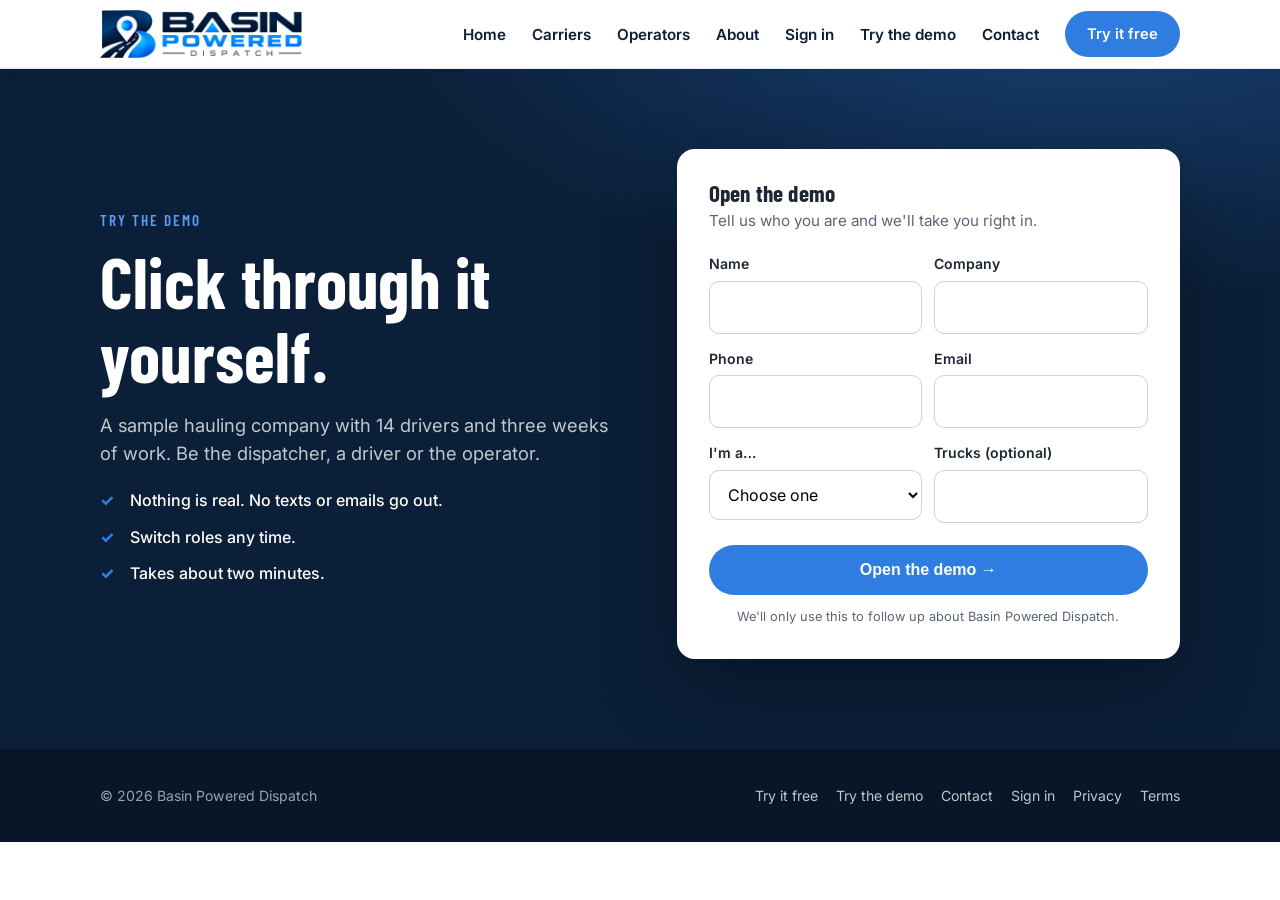
<file: demo.html>
<!doctype html>
<html lang="en">
<head>
<meta charset="utf-8">
<meta name="viewport" content="width=device-width, initial-scale=1, viewport-fit=cover">
<title>Try the Demo · Basin Powered Dispatch</title>
<meta name="description" content="Click through Basin Powered Dispatch as a dispatcher, driver or operator.">
<link rel="canonical" href="https://basinpowereddispatch.com/demo.html">
<meta name="theme-color" content="#0B1F38">
<link rel="preconnect" href="https://fonts.googleapis.com">
<link rel="preconnect" href="https://fonts.gstatic.com" crossorigin>
<link href="https://fonts.googleapis.com/css2?family=Barlow+Condensed:wght@600;700&family=Inter:wght@400;500;600;700;800&display=swap" rel="stylesheet">
<link rel="stylesheet" href="styles.css">
<link rel="stylesheet" href="utils.css">
<link rel="icon" type="image/png" href="favicon.png">
<link rel="apple-touch-icon" href="apple-touch-icon.png">
<meta property="og:title" content="Try the Demo · Basin Powered Dispatch">
<meta property="og:description" content="Click through Basin Powered Dispatch as a dispatcher, driver or operator.">
<meta property="og:image" content="https://basinpowereddispatch.com/og-image.jpg">
</head>
<body>
<header>
  <div class="wrap nav">
    <a class="logo" href="index.html" aria-label="Basin Powered Dispatch home">
      <img src="logo-light.png" alt="Basin Powered Dispatch" width="168" height="40">
    </a>
    <button class="menu-btn" type="button" aria-label="Menu" aria-controls="menu">&#9776;</button>
    <ul id="menu">
      <li><a href="index.html">Home</a></li><li><a href="carriers.html">Carriers</a></li><li><a href="operators.html">Operators</a></li><li><a href="about.html">About</a></li>
      <li><a href="https://basinpowereddispatch.com/">Sign in</a></li>
      <li><a href="demo.html">Try the demo</a></li>
      <li><a href="contact.html">Contact</a></li>
      <li><a class="btn btn-primary" href="join.html">Try it free</a></li>
    </ul>
  </div>
</header>
<main>
<section class="hero">
  <div class="wrap grid">
    <div>
      <div class="eyebrow">Try the demo</div>
      <h1>Click through it yourself.</h1>
      <p class="lead s1">A sample hauling company with 14 drivers and three weeks of work. Be the dispatcher, a driver or the operator.</p>
      <ul class="checks s24">
        <li>Nothing is real. No texts or emails go out.</li>
        <li>Switch roles any time.</li>
        <li>Takes about two minutes.</li>
      </ul>
    </div>
    <form class="form-card" name="demo-request" method="POST" action="demo-ready.html" data-netlify="true" netlify-honeypot="company-url">
      <input type="hidden" name="form-name" value="demo-request">
      <p class="hidden"><label>Leave blank <input name="company-url" tabindex="-1" autocomplete="off"></label></p>
      <h3>Open the demo</h3>
      <p class="sub">Tell us who you are and we'll take you right in.</p>
      <div class="row2">
        <div class="field"><label for="name">Name</label><input id="name" name="name" required maxlength="80" autocomplete="name"></div>
        <div class="field"><label for="company">Company</label><input id="company" name="company" required maxlength="120" autocomplete="organization"></div>
      </div>
      <div class="row2">
        <div class="field"><label for="phone">Phone</label><input id="phone" name="phone" type="tel" required maxlength="25" pattern="[0-9 +.\-\(\)]{7,25}" autocomplete="tel"></div>
        <div class="field"><label for="email">Email</label><input id="email" name="email" type="email" required maxlength="120" autocomplete="email"></div>
      </div>
      <div class="row2">
        <div class="field"><label for="type">I'm a&hellip;</label>
          <select id="type" name="type" required><option value="">Choose one</option><option>Carrier / trucking company</option><option>Operator</option><option>Other</option></select></div>
        <div class="field"><label for="trucks">Trucks (optional)</label><input id="trucks" name="trucks" inputmode="numeric" maxlength="4" pattern="[0-9]{1,4}"></div>
      </div>
      <button class="btn btn-primary" type="submit">Open the demo &rarr;</button>
      <p class="fine">We'll only use this to follow up about Basin Powered Dispatch.</p>
    </form>
  </div>
</section>
</main>
<footer>
  <div class="wrap">
    <div>&copy; <span id="yr">2026</span> Basin Powered Dispatch</div>
    <nav>
      <a href="join.html">Try it free</a>
      <a href="demo.html">Try the demo</a>
      <a href="contact.html">Contact</a>
      <a href="https://basinpowereddispatch.com/">Sign in</a>
      <a href="https://basinpowereddispatch.com/privacy/">Privacy</a>
      <a href="https://basinpowereddispatch.com/terms/">Terms</a>
    </nav>
  </div>
</footer>
<script src="main.js" defer></script>
</body>
</html>
</file>
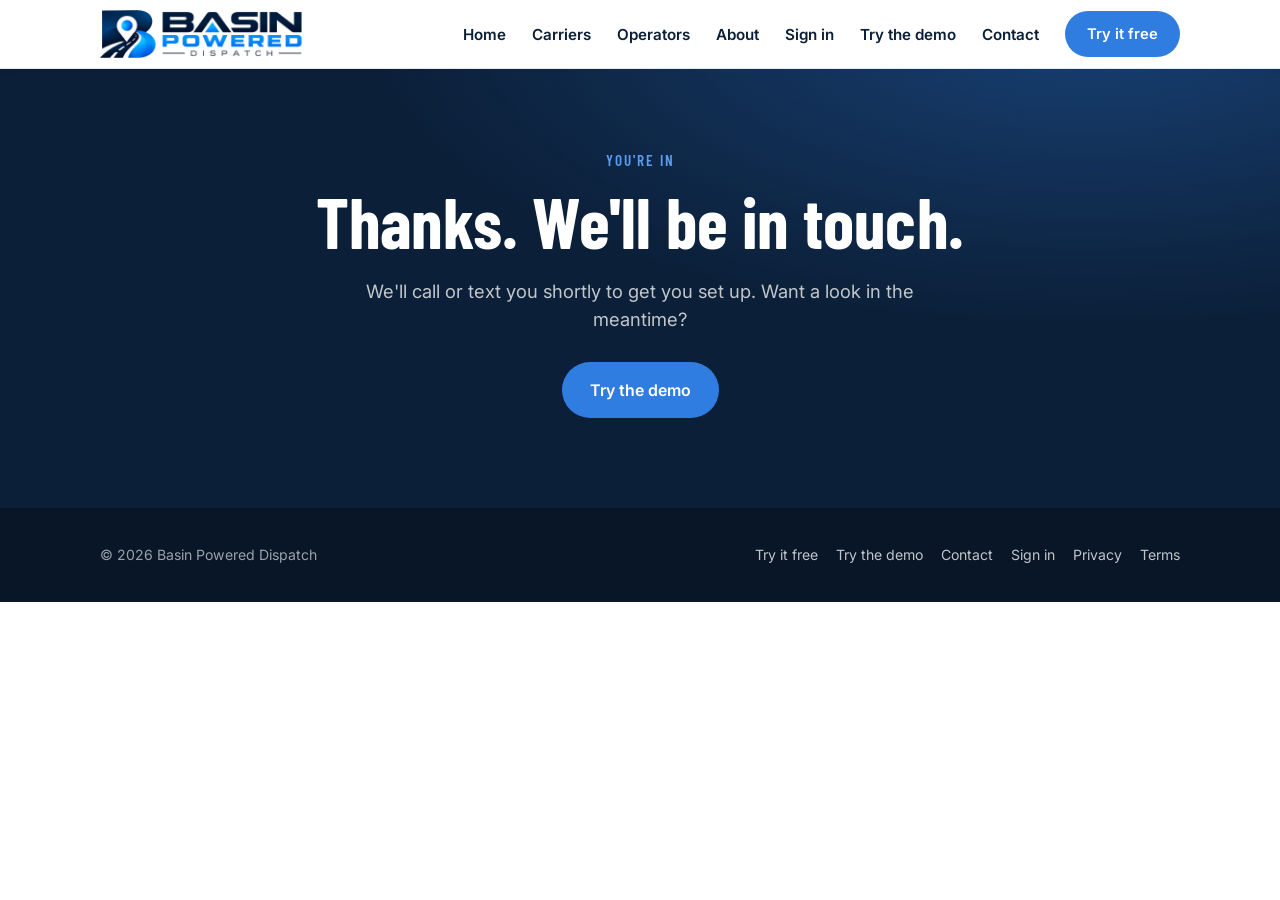
<file: join-thanks.html>
<!doctype html>
<html lang="en">
<head>
<meta charset="utf-8">
<meta name="viewport" content="width=device-width, initial-scale=1, viewport-fit=cover">
<title>You're on the list · Basin Powered Dispatch</title>
<meta name="description" content="Thanks for joining Basin Powered Dispatch.">
<link rel="canonical" href="https://basinpowereddispatch.com/join-thanks.html">
<meta name="theme-color" content="#0B1F38">
<link rel="preconnect" href="https://fonts.googleapis.com">
<link rel="preconnect" href="https://fonts.gstatic.com" crossorigin>
<link href="https://fonts.googleapis.com/css2?family=Barlow+Condensed:wght@600;700&family=Inter:wght@400;500;600;700;800&display=swap" rel="stylesheet">
<link rel="stylesheet" href="styles.css">
<link rel="stylesheet" href="utils.css">
<link rel="icon" type="image/png" href="favicon.png">
<link rel="apple-touch-icon" href="apple-touch-icon.png">
<meta property="og:title" content="You're on the list · Basin Powered Dispatch">
<meta property="og:description" content="Thanks for joining Basin Powered Dispatch.">
<meta property="og:image" content="https://basinpowereddispatch.com/og-image.jpg">
</head>
<body>
<header>
  <div class="wrap nav">
    <a class="logo" href="index.html" aria-label="Basin Powered Dispatch home">
      <img src="logo-light.png" alt="Basin Powered Dispatch" width="168" height="40">
    </a>
    <button class="menu-btn" type="button" aria-label="Menu" aria-controls="menu">&#9776;</button>
    <ul id="menu">
      <li><a href="index.html">Home</a></li><li><a href="carriers.html">Carriers</a></li><li><a href="operators.html">Operators</a></li><li><a href="about.html">About</a></li>
      <li><a href="https://basinpowereddispatch.com/">Sign in</a></li>
      <li><a href="demo.html">Try the demo</a></li>
      <li><a href="contact.html">Contact</a></li>
      <li><a class="btn btn-primary" href="join.html">Try it free</a></li>
    </ul>
  </div>
</header>
<main>
<section class="hero">
  <div class="wrap center">
    <div class="eyebrow">You're in</div>
    <h1>Thanks. We'll be in touch.</h1>
    <p class="lead s25">We'll call or text you shortly to get you set up. Want a look in the meantime?</p>
    <div class="btns s5"><a class="btn btn-primary" href="demo.html">Try the demo</a></div>
  </div>
</section>
</main>
<footer>
  <div class="wrap">
    <div>&copy; <span id="yr">2026</span> Basin Powered Dispatch</div>
    <nav>
      <a href="join.html">Try it free</a>
      <a href="demo.html">Try the demo</a>
      <a href="contact.html">Contact</a>
      <a href="https://basinpowereddispatch.com/">Sign in</a>
      <a href="https://basinpowereddispatch.com/privacy/">Privacy</a>
      <a href="https://basinpowereddispatch.com/terms/">Terms</a>
    </nav>
  </div>
</footer>
<script src="main.js" defer></script>
</body>
</html>
</file>
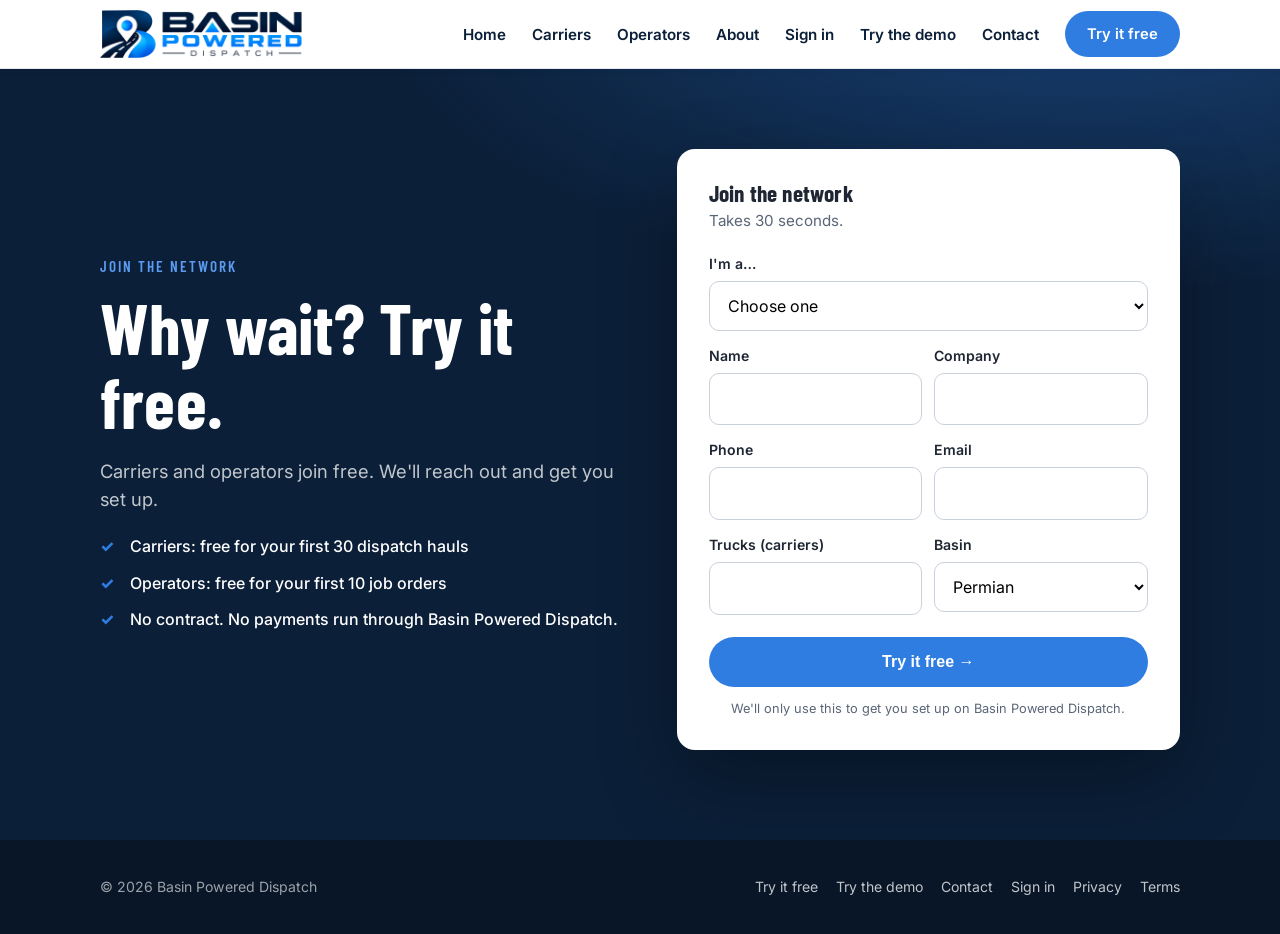
<file: join.html>
<!doctype html>
<html lang="en">
<head>
<meta charset="utf-8">
<meta name="viewport" content="width=device-width, initial-scale=1, viewport-fit=cover">
<title>Try It Free · Basin Powered Dispatch</title>
<meta name="description" content="Join Basin Powered Dispatch free as a carrier or an operator.">
<link rel="canonical" href="https://basinpowereddispatch.com/join.html">
<meta name="theme-color" content="#0B1F38">
<link rel="preconnect" href="https://fonts.googleapis.com">
<link rel="preconnect" href="https://fonts.gstatic.com" crossorigin>
<link href="https://fonts.googleapis.com/css2?family=Barlow+Condensed:wght@600;700&family=Inter:wght@400;500;600;700;800&display=swap" rel="stylesheet">
<link rel="stylesheet" href="styles.css">
<link rel="stylesheet" href="utils.css">
<link rel="icon" type="image/png" href="favicon.png">
<link rel="apple-touch-icon" href="apple-touch-icon.png">
<meta property="og:title" content="Try It Free · Basin Powered Dispatch">
<meta property="og:description" content="Join Basin Powered Dispatch free as a carrier or an operator.">
<meta property="og:image" content="https://basinpowereddispatch.com/og-image.jpg">
</head>
<body>
<header>
  <div class="wrap nav">
    <a class="logo" href="index.html" aria-label="Basin Powered Dispatch home">
      <img src="logo-light.png" alt="Basin Powered Dispatch" width="168" height="40">
    </a>
    <button class="menu-btn" type="button" aria-label="Menu" aria-controls="menu">&#9776;</button>
    <ul id="menu">
      <li><a href="index.html">Home</a></li><li><a href="carriers.html">Carriers</a></li><li><a href="operators.html">Operators</a></li><li><a href="about.html">About</a></li>
      <li><a href="https://basinpowereddispatch.com/">Sign in</a></li>
      <li><a href="demo.html">Try the demo</a></li>
      <li><a href="contact.html">Contact</a></li>
      <li><a class="btn btn-primary" href="join.html">Try it free</a></li>
    </ul>
  </div>
</header>
<main>
<section class="hero">
  <div class="wrap grid">
    <div>
      <div class="eyebrow">Join the network</div>
      <h1>Why wait? Try it free.</h1>
      <p class="lead s1">Carriers and operators join free. We'll reach out and get you set up.</p>
      <ul class="checks s24">
        <li>Carriers: free for your first 30 dispatch hauls</li>
        <li>Operators: free for your first 10 job orders</li>
        <li>No contract. No payments run through Basin Powered Dispatch.</li>
      </ul>
    </div>
    <form class="form-card" name="join" method="POST" action="join-thanks.html" data-netlify="true" netlify-honeypot="company-url">
      <input type="hidden" name="form-name" value="join">
      <p class="hidden"><label>Leave blank <input name="company-url" tabindex="-1" autocomplete="off"></label></p>
      <h3>Join the network</h3>
      <p class="sub">Takes 30 seconds.</p>
      <div class="field"><label for="jtype">I'm a&hellip;</label>
        <select id="jtype" name="type" required><option value="">Choose one</option><option value="Carrier">Carrier / trucking company</option><option value="Operator">Operator</option></select></div>
      <div class="row2">
        <div class="field"><label for="jname">Name</label><input id="jname" name="name" required maxlength="80" autocomplete="name"></div>
        <div class="field"><label for="jcompany">Company</label><input id="jcompany" name="company" required maxlength="120" autocomplete="organization"></div>
      </div>
      <div class="row2">
        <div class="field"><label for="jphone">Phone</label><input id="jphone" name="phone" type="tel" required maxlength="25" pattern="[0-9 +.\-\(\)]{7,25}" autocomplete="tel"></div>
        <div class="field"><label for="jemail">Email</label><input id="jemail" name="email" type="email" required maxlength="120" autocomplete="email"></div>
      </div>
      <div class="row2">
        <div class="field"><label for="jtrucks">Trucks (carriers)</label><input id="jtrucks" name="trucks" inputmode="numeric" maxlength="4" pattern="[0-9]{1,4}"></div>
        <div class="field"><label for="jbasin">Basin</label><select id="jbasin" name="basin"><option>Permian</option><option>Bakken</option><option>Other</option></select></div>
      </div>
      <button class="btn btn-primary" type="submit">Try it free &rarr;</button>
      <p class="fine">We'll only use this to get you set up on Basin Powered Dispatch.</p>
    </form>
  </div>
</section>

</main>
<footer>
  <div class="wrap">
    <div>&copy; <span id="yr">2026</span> Basin Powered Dispatch</div>
    <nav>
      <a href="join.html">Try it free</a>
      <a href="demo.html">Try the demo</a>
      <a href="contact.html">Contact</a>
      <a href="https://basinpowereddispatch.com/">Sign in</a>
      <a href="https://basinpowereddispatch.com/privacy/">Privacy</a>
      <a href="https://basinpowereddispatch.com/terms/">Terms</a>
    </nav>
  </div>
</footer>
<script src="main.js" defer></script>
</body>
</html>
</file>
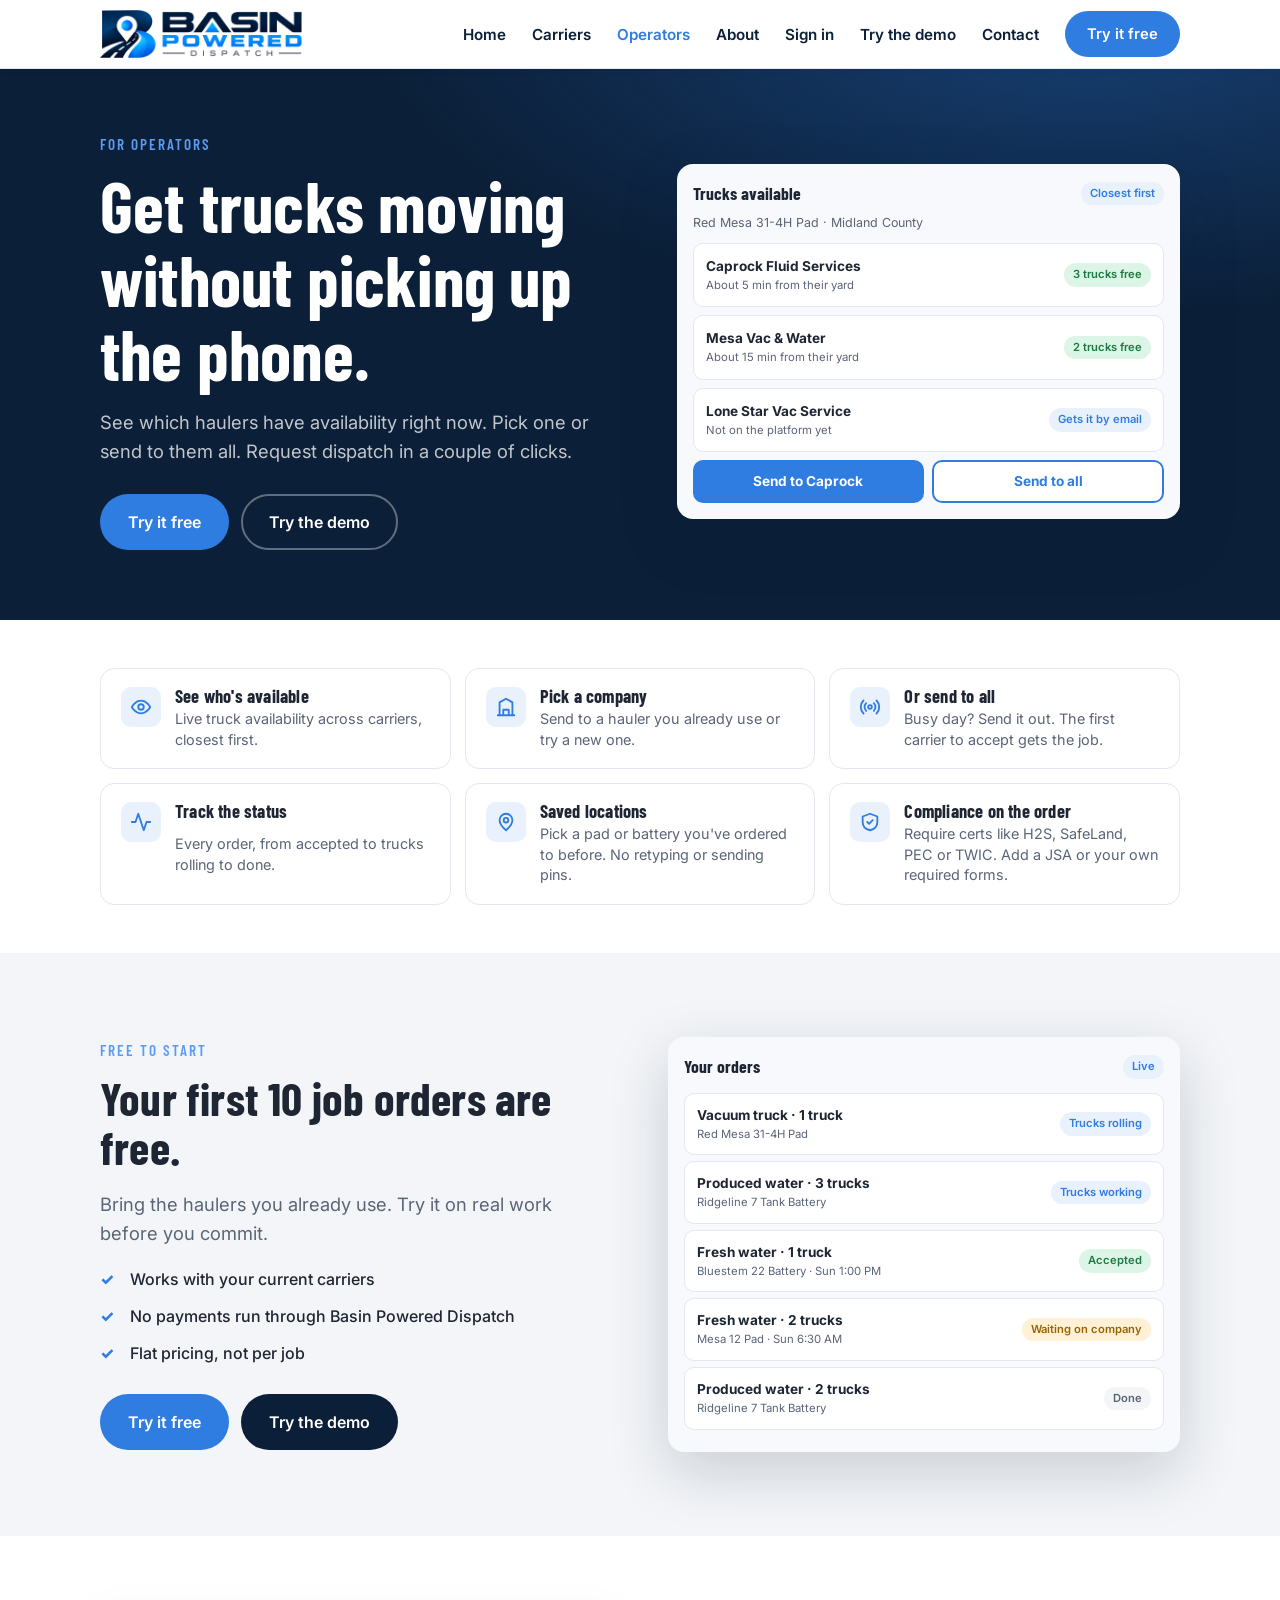
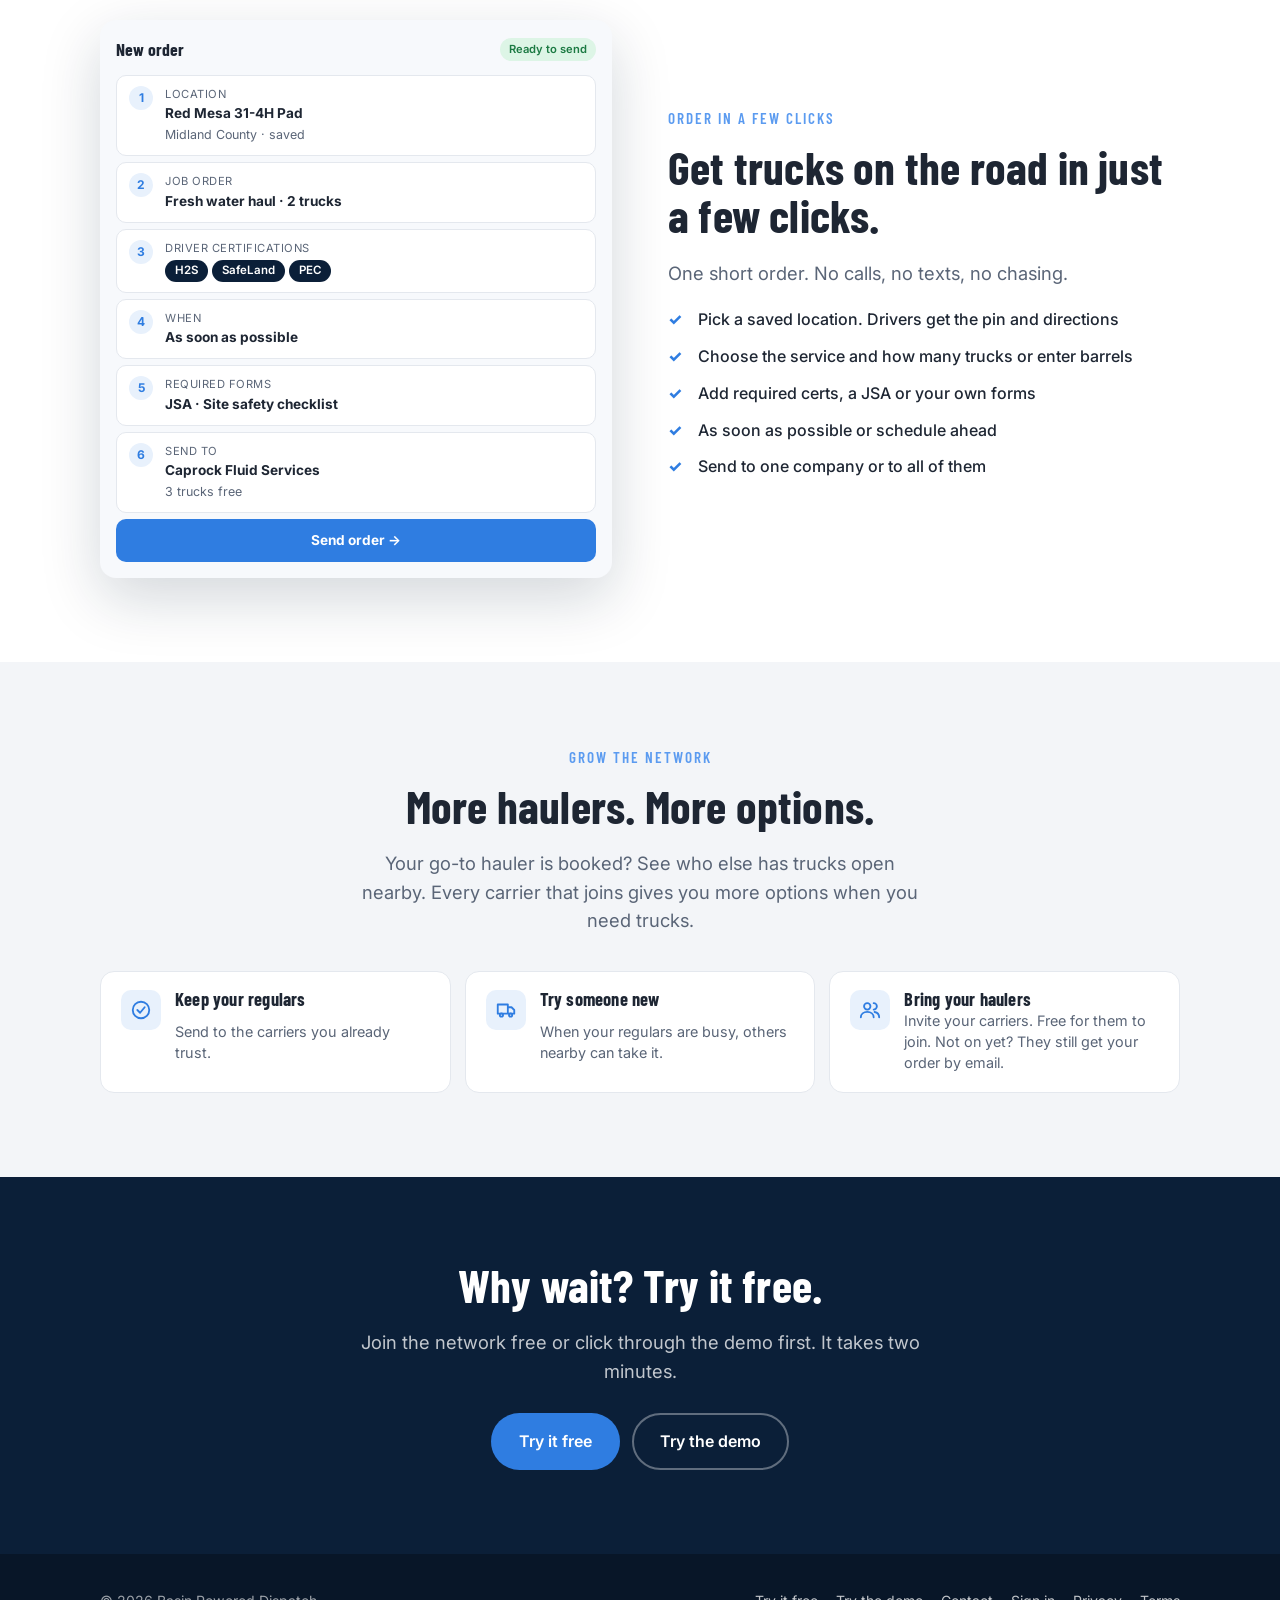
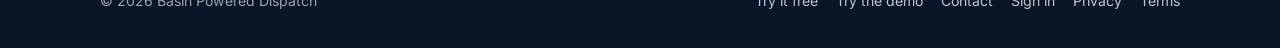
<file: operators.html>
<!doctype html>
<html lang="en">
<head>
<meta charset="utf-8">
<meta name="viewport" content="width=device-width, initial-scale=1, viewport-fit=cover">
<title>For Operators · Basin Powered Dispatch</title>
<meta name="description" content="See which oilfield haulers have trucks available, pick one or send the job to all of them. Get trucks on the road in a few clicks.">
<link rel="canonical" href="https://basinpowereddispatch.com/operators.html">
<meta name="theme-color" content="#0B1F38">
<link rel="preconnect" href="https://fonts.googleapis.com">
<link rel="preconnect" href="https://fonts.gstatic.com" crossorigin>
<link href="https://fonts.googleapis.com/css2?family=Barlow+Condensed:wght@600;700&family=Inter:wght@400;500;600;700;800&display=swap" rel="stylesheet">
<link rel="stylesheet" href="styles.css">
<link rel="stylesheet" href="utils.css">
<link rel="icon" type="image/png" href="favicon.png">
<link rel="apple-touch-icon" href="apple-touch-icon.png">
<meta property="og:title" content="For Operators · Basin Powered Dispatch">
<meta property="og:description" content="See which oilfield haulers have trucks available, pick one or send the job to all of them. Get trucks on the road in a few clicks.">
<meta property="og:image" content="https://basinpowereddispatch.com/og-image.jpg">
</head>
<body>
<header>
  <div class="wrap nav">
    <a class="logo" href="index.html" aria-label="Basin Powered Dispatch home">
      <img src="logo-light.png" alt="Basin Powered Dispatch" width="168" height="40">
    </a>
    <button class="menu-btn" type="button" aria-label="Menu" aria-controls="menu">&#9776;</button>
    <ul id="menu">
      <li><a href="index.html">Home</a></li><li><a href="carriers.html">Carriers</a></li><li><a href="operators.html" class=active>Operators</a></li><li><a href="about.html">About</a></li>
      <li><a href="https://basinpowereddispatch.com/">Sign in</a></li>
      <li><a href="demo.html">Try the demo</a></li>
      <li><a href="contact.html">Contact</a></li>
      <li><a class="btn btn-primary" href="join.html">Try it free</a></li>
    </ul>
  </div>
</header>
<main>
<section class="hero small">
  <div class="wrap grid">
    <div>
      <div class="eyebrow">For operators</div>
      <h1>Get trucks moving without picking up the phone.</h1>
      <p class="lead s1">See which haulers have availability right now. Pick one or send to them all. Request dispatch in a couple of clicks.</p>
      <div class="btns"><a class="btn btn-primary" href="join.html">Try it free</a><a class="btn btn-ghost" href="demo.html">Try the demo</a></div>
    </div>
    <div>
<div class="avail" aria-hidden="true">
  <div class="avail-top"><b>Trucks available</b><span class="pill blue">Closest first</span></div>
  <div class="avail-loc">Red Mesa 31-4H Pad &middot; Midland County</div>
  <div class="avail-row"><span><b>Caprock Fluid Services</b><small>About 5 min from their yard</small></span><span class="pill green">3 trucks free</span></div>
  <div class="avail-row"><span><b>Mesa Vac &amp; Water</b><small>About 15 min from their yard</small></span><span class="pill green">2 trucks free</span></div>
  <div class="avail-row"><span><b>Lone Star Vac Service</b><small>Not on the platform yet</small></span><span class="pill blue">Gets it by email</span></div>
  <div class="avail-btns"><div class="avail-cta">Send to Caprock</div><div class="avail-cta ghost">Send to all</div></div>
</div></div>
  </div>
</section>

<section class="tight">
  <div class="wrap">
    <div class="cards compact">
      <div class="card"><div class="icon"><svg viewBox="0 0 24 24" width="22" height="22" fill="none" stroke="currentColor" stroke-width="2" stroke-linecap="round" stroke-linejoin="round" aria-hidden="true"><path d="M2 12s3.5-7 10-7 10 7 10 7-3.5 7-10 7S2 12 2 12z"/><circle cx="12" cy="12" r="3"/></svg></div><h3>See who's available</h3><p>Live truck availability across carriers, closest first.</p></div>
      <div class="card"><div class="icon"><svg viewBox="0 0 24 24" width="22" height="22" fill="none" stroke="currentColor" stroke-width="2" stroke-linecap="round" stroke-linejoin="round" aria-hidden="true"><path d="M3 21h18M5 21V7l7-4 7 4v14M9 21v-6h6v6"/></svg></div><h3>Pick a company</h3><p>Send to a hauler you already use or try a new one.</p></div>
      <div class="card"><div class="icon"><svg viewBox="0 0 24 24" width="22" height="22" fill="none" stroke="currentColor" stroke-width="2" stroke-linecap="round" stroke-linejoin="round" aria-hidden="true"><circle cx="12" cy="12" r="2"/><path d="M16.2 7.8a6 6 0 0 1 0 8.4M7.8 16.2a6 6 0 0 1 0-8.4M19.1 4.9a10 10 0 0 1 0 14.2M4.9 19.1a10 10 0 0 1 0-14.2"/></svg></div><h3>Or send to all</h3><p>Busy day? Send it out. The first carrier to accept gets the job.</p></div>
      <div class="card"><div class="icon"><svg viewBox="0 0 24 24" width="22" height="22" fill="none" stroke="currentColor" stroke-width="2" stroke-linecap="round" stroke-linejoin="round" aria-hidden="true"><path d="M22 12h-4l-3 9L9 3l-3 9H2"/></svg></div><h3>Track the status</h3><p>Every order, from accepted to trucks rolling to done.</p></div>
      <div class="card"><div class="icon"><svg viewBox="0 0 24 24" width="22" height="22" fill="none" stroke="currentColor" stroke-width="2" stroke-linecap="round" stroke-linejoin="round" aria-hidden="true"><path d="M12 21s-7-6.2-7-11a7 7 0 0 1 14 0c0 4.8-7 11-7 11z"/><circle cx="12" cy="10" r="2.5"/></svg></div><h3>Saved locations</h3><p>Pick a pad or battery you've ordered to before. No retyping or sending pins.</p></div>
      <div class="card"><div class="icon"><svg viewBox="0 0 24 24" width="22" height="22" fill="none" stroke="currentColor" stroke-width="2" stroke-linecap="round" stroke-linejoin="round" aria-hidden="true"><path d="M12 3l8 3v6c0 5-3.5 8-8 9-4.5-1-8-4-8-9V6z"/><path d="M9 12l2 2 4-4"/></svg></div><h3>Compliance on the order</h3><p>Require certs like H2S, SafeLand, PEC or TWIC. Add a JSA or your own required forms.</p></div>
    </div>
  </div>
</section>

<section class="alt">
  <div class="wrap split rev">
    <div>
<div class="order" aria-hidden="true">
  <div class="avail-top"><b>Your orders</b><span class="pill blue">Live</span></div>
  <div class="st-row"><span><b>Vacuum truck &middot; 1 truck</b><small>Red Mesa 31-4H Pad</small></span><span class="pill blue">Trucks rolling</span></div>
  <div class="st-row"><span><b>Produced water &middot; 3 trucks</b><small>Ridgeline 7 Tank Battery</small></span><span class="pill blue">Trucks working</span></div>
  <div class="st-row"><span><b>Fresh water &middot; 1 truck</b><small>Bluestem 22 Battery &middot; Sun 1:00 PM</small></span><span class="pill green">Accepted</span></div>
  <div class="st-row"><span><b>Fresh water &middot; 2 trucks</b><small>Mesa 12 Pad &middot; Sun 6:30 AM</small></span><span class="pill amber">Waiting on company</span></div>
  <div class="st-row"><span><b>Produced water &middot; 2 trucks</b><small>Ridgeline 7 Tank Battery</small></span><span class="pill gray">Done</span></div>
</div></div>
    <div>
      <div class="eyebrow">Free to start</div>
      <h2>Your first 10 job orders are free.</h2>
      <p class="lead">Bring the haulers you already use. Try it on real work before you commit.</p>
      <ul class="checks"><li>Works with your current carriers</li><li>No payments run through Basin Powered Dispatch</li><li>Flat pricing, not per job</li></ul>
      <div class="btns"><a class="btn btn-primary" href="join.html">Try it free</a><a class="btn btn-dark" href="demo.html">Try the demo</a></div>
    </div>
  </div>
</section>

<section>
  <div class="wrap split">
    <div>
<div class="order" aria-hidden="true">
  <div class="avail-top"><b>New order</b><span class="pill green">Ready to send</span></div>
  <div class="o-row"><i>1</i><div><small>Location</small><b>Red Mesa 31-4H Pad</b><em>Midland County &middot; saved</em></div></div>
  <div class="o-row"><i>2</i><div><small>Job order</small><b>Fresh water haul &middot; 2 trucks</b></div></div>
  <div class="o-row"><i>3</i><div><small>Driver certifications</small><span class="chip">H2S</span><span class="chip">SafeLand</span><span class="chip">PEC</span></div></div>
  <div class="o-row"><i>4</i><div><small>When</small><b>As soon as possible</b></div></div>
  <div class="o-row"><i>5</i><div><small>Required forms</small><b>JSA &middot; Site safety checklist</b></div></div>
  <div class="o-row"><i>6</i><div><small>Send to</small><b>Caprock Fluid Services</b><em>3 trucks free</em></div></div>
  <div class="avail-cta">Send order &rarr;</div>
</div></div>
    <div>
      <div class="eyebrow">Order in a few clicks</div>
      <h2>Get trucks on the road in just a few clicks.</h2>
      <p class="lead">One short order. No calls, no texts, no chasing.</p>
      <ul class="checks">
        <li>Pick a saved location. Drivers get the pin and directions</li>
        <li>Choose the service and how many trucks or enter barrels</li>
        <li>Add required certs, a JSA or your own forms</li>
        <li>As soon as possible or schedule ahead</li>
        <li>Send to one company or to all of them</li>
      </ul>
    </div>
  </div>
</section>

<section class="alt">
  <div class="wrap center">
    <div class="eyebrow">Grow the network</div>
    <h2>More haulers. More options.</h2>
    <p class="lead">Your go-to hauler is booked? See who else has trucks open nearby. Every carrier that joins gives you more options when you need trucks.</p>
    <div class="cards compact s20">
      <div class="card"><div class="icon"><svg viewBox="0 0 24 24" width="22" height="22" fill="none" stroke="currentColor" stroke-width="2" stroke-linecap="round" stroke-linejoin="round" aria-hidden="true"><circle cx="12" cy="12" r="9"/><path d="M8 12l3 3 5-6"/></svg></div><h3>Keep your regulars</h3><p>Send to the carriers you already trust.</p></div>
      <div class="card"><div class="icon"><svg viewBox="0 0 24 24" width="22" height="22" fill="none" stroke="currentColor" stroke-width="2" stroke-linecap="round" stroke-linejoin="round" aria-hidden="true"><path d="M3 6h11v10H3zM14 9h4l3 3v4h-7"/><circle cx="7" cy="17.5" r="1.8"/><circle cx="17" cy="17.5" r="1.8"/></svg></div><h3>Try someone new</h3><p>When your regulars are busy, others nearby can take it.</p></div>
      <div class="card"><div class="icon"><svg viewBox="0 0 24 24" width="22" height="22" fill="none" stroke="currentColor" stroke-width="2" stroke-linecap="round" stroke-linejoin="round" aria-hidden="true"><circle cx="9" cy="8" r="3.5"/><path d="M2 20c0-3.5 3-6 7-6s7 2.5 7 6"/><path d="M16 4.5a3.5 3.5 0 0 1 0 7M22 20c0-3-2-5.2-5-5.8"/></svg></div><h3>Bring your haulers</h3><p>Invite your carriers. Free for them to join. Not on yet? They still get your order by email.</p></div>
    </div>
  </div>
</section>

<section class="cta">
  <div class="wrap">
    <h2>Why wait? Try it free.</h2>
    <p class="lead">Join the network free or click through the demo first. It takes two minutes.</p>
    <div class="btns"><a class="btn btn-primary" href="join.html">Try it free</a><a class="btn btn-ghost" href="demo.html">Try the demo</a></div>
  </div>
</section>
</main>
<footer>
  <div class="wrap">
    <div>&copy; <span id="yr">2026</span> Basin Powered Dispatch</div>
    <nav>
      <a href="join.html">Try it free</a>
      <a href="demo.html">Try the demo</a>
      <a href="contact.html">Contact</a>
      <a href="https://basinpowereddispatch.com/">Sign in</a>
      <a href="https://basinpowereddispatch.com/privacy/">Privacy</a>
      <a href="https://basinpowereddispatch.com/terms/">Terms</a>
    </nav>
  </div>
</footer>
<script src="main.js" defer></script>
</body>
</html>
</file>
<file: styles.css>
/* Basin Powered Dispatch — marketing placeholder */
:root{
  --navy:#0B1F38; --navy-2:#132C4D; --blue:#2F7DE1; --blue-2:#5B9BF0; --sky:#E8F1FC;
  --gray-900:#1E2633; --gray-600:#5A6577; --gray-300:#C9D1DC; --gray-100:#F3F5F8; --white:#fff;
  --radius:14px; --max:1120px;
  --head:"Barlow Condensed",system-ui,sans-serif; --body:"Inter",system-ui,sans-serif;
}
*{box-sizing:border-box;margin:0;padding:0}
html{scroll-behavior:smooth}
body{font-family:var(--body);color:var(--gray-900);background:var(--white);line-height:1.55;-webkit-font-smoothing:antialiased}
img{max-width:100%;display:block}
a{color:var(--blue);text-decoration:none}
.wrap{max-width:var(--max);margin:0 auto;padding:0 20px}
h1,h2,h3{font-family:var(--head);font-weight:700;line-height:1.05;letter-spacing:.2px}
h1{font-size:clamp(2.6rem,6vw,4.4rem)}
h2{font-size:clamp(2rem,4vw,2.9rem);margin-bottom:.4em}
h3{font-size:1.45rem;margin-bottom:.25em}
p.lead{font-size:1.15rem;color:var(--gray-600);max-width:560px}
.eyebrow{font-family:var(--head);text-transform:uppercase;letter-spacing:2px;font-size:.95rem;color:var(--blue-2);font-weight:600;margin-bottom:.8em}

/* Buttons */
.btn{display:inline-block;font-weight:600;padding:14px 26px;border-radius:999px;transition:.15s;border:2px solid transparent;font-size:1rem;cursor:pointer}
.btn-primary{background:var(--blue);color:var(--white)}
.btn-primary:hover{background:#1F6AD0}
.btn-ghost{border-color:rgba(255,255,255,.35);color:var(--white)}
.btn-ghost:hover{border-color:var(--white)}
.btn-dark{background:var(--navy);color:var(--white)}
.btns{display:flex;gap:12px;flex-wrap:wrap;margin-top:28px}

/* Header */
header{position:sticky;top:0;z-index:50;background:#fff;border-bottom:1px solid #E4E8EE;box-shadow:0 1px 8px rgba(11,31,56,.06)}
.nav{display:flex;align-items:center;justify-content:space-between;height:68px}
.logo{display:flex;align-items:center;gap:10px;color:var(--white);font-family:var(--head);font-weight:700;font-size:1.35rem;letter-spacing:.5px}
.logo-mark{width:30px;height:30px;border-radius:8px;background:linear-gradient(135deg,var(--blue),var(--blue-2));display:grid;place-items:center;font-size:.95rem}
.logo img{height:48px;width:auto}
.nav ul{display:flex;gap:26px;list-style:none;align-items:center}
.nav ul a{color:var(--navy);font-weight:600;font-size:.95rem}
.nav ul a:hover,.nav ul a.active{color:var(--blue)}
.nav ul a.btn,.nav ul a.btn:hover{color:#fff}
.nav .btn{padding:10px 20px;font-size:.92rem}
.menu-btn{display:none;background:none;border:0;color:var(--navy);font-size:1.7rem;cursor:pointer}
@media(max-width:860px){
  .menu-btn{display:block}
  .nav ul{display:none;position:absolute;top:68px;left:0;right:0;background:#fff;box-shadow:0 10px 20px rgba(11,31,56,.08);flex-direction:column;align-items:flex-start;padding:16px 20px 24px;gap:18px;border-bottom:1px solid #E4E8EE}
  .nav ul.open{display:flex}
}

/* Hero */
.hero{background:radial-gradient(1200px 500px at 85% -10%,rgba(47,125,225,.35),transparent 60%),var(--navy);color:var(--white);padding:80px 0 90px;overflow:hidden}
.hero .grid{display:grid;grid-template-columns:1.05fr 1fr;gap:48px;align-items:center}
.hero p.lead{color:rgba(255,255,255,.75)}
.hero.small{padding:64px 0 70px}
@media(max-width:900px){.hero .grid{grid-template-columns:1fr}.hero{padding:56px 0 64px}}

/* Sections */
section{padding:84px 0}
.alt{background:var(--gray-100)}
.center{text-align:center}
.center p.lead{margin:0 auto}
.cards{display:grid;grid-template-columns:repeat(3,1fr);gap:20px;margin-top:40px}
.cards.four{grid-template-columns:repeat(4,1fr)}
.cards.two{grid-template-columns:repeat(2,1fr)}
@media(max-width:900px){.cards,.cards.four,.cards.two{grid-template-columns:1fr}}
.card{background:var(--white);border:1px solid #E4E8EE;border-radius:var(--radius);padding:28px}
.card p{color:var(--gray-600)}
.icon{width:46px;height:46px;border-radius:12px;background:var(--sky);color:var(--blue);display:grid;place-items:center;font-size:1.35rem;margin-bottom:16px}
.step-num{font-family:var(--head);font-size:2.4rem;color:var(--blue);font-weight:700;line-height:1;margin-bottom:10px}

/* Pain strip */
.pain{background:var(--navy-2);color:var(--white);padding:52px 0}
.pain .row{display:grid;grid-template-columns:repeat(3,1fr);gap:28px}
.pain h3{color:var(--white)}
.pain p{color:rgba(255,255,255,.7)}
@media(max-width:900px){.pain .row{grid-template-columns:1fr}}

/* Split */
.split{display:grid;grid-template-columns:1fr 1fr;gap:56px;align-items:center}
.split.rev>:first-child{order:2}
@media(max-width:900px){.split{grid-template-columns:1fr}.split.rev>:first-child{order:0}}
.checks{list-style:none;margin-top:20px}
.checks li{padding-left:30px;position:relative;margin-bottom:12px;font-weight:500}
.checks li::before{content:"✓";position:absolute;left:0;top:0;color:var(--blue);font-weight:800}

/* Audience cards */
.aud{border-radius:var(--radius);padding:36px;color:var(--white);background:linear-gradient(150deg,var(--navy),var(--navy-2));position:relative;overflow:hidden}
.aud p{color:rgba(255,255,255,.75);margin:6px 0 20px}
.aud a.more{color:var(--blue-2);font-weight:600}

/* Free band */
.free{background:linear-gradient(120deg,var(--blue),#1D5FB8);color:var(--white);border-radius:20px;padding:44px;display:grid;grid-template-columns:1.4fr 1fr;gap:28px;align-items:center}
.free p{color:rgba(255,255,255,.85)}
.free .tiers{display:grid;gap:12px}
.tier{background:rgba(255,255,255,.12);border-radius:12px;padding:16px 18px}
.tier b{font-family:var(--head);font-size:1.4rem;display:block}
@media(max-width:900px){.free{grid-template-columns:1fr;padding:30px}}

/* Photo placeholder */
.photo{border-radius:var(--radius);min-height:320px;background:linear-gradient(135deg,#3B4A5E,#1E2633);display:grid;place-items:center;color:rgba(255,255,255,.55);font-size:.9rem;text-align:center;padding:20px}
.photo.cover{background-size:cover;background-position:center}

/* ---------- Product mockups (pure HTML/CSS) ---------- */
.board{background:#F7F9FC;border-radius:16px;padding:14px;box-shadow:0 30px 80px rgba(0,0,0,.35);color:var(--gray-900);font-size:.78rem}
.board-top{display:flex;justify-content:space-between;align-items:center;padding:4px 6px 12px}
.board-top b{font-family:var(--head);font-size:1.05rem}
.pill{border-radius:999px;padding:3px 9px;font-weight:600;font-size:.7rem}
.pill.green{background:#DDF5E6;color:#1C7A43}
.pill.amber{background:#FFF1D6;color:#9A6400}
.pill.blue{background:var(--sky);color:var(--blue)}
.cols{display:grid;grid-template-columns:repeat(3,1fr);gap:10px}
.col h4{font-size:.7rem;text-transform:uppercase;letter-spacing:1px;color:var(--gray-600);margin:0 2px 8px}
.job{background:var(--white);border:1px solid #E4E8EE;border-radius:10px;padding:10px;margin-bottom:8px}
.job b{display:block;font-size:.8rem}
.job span{color:var(--gray-600);display:block}
.job .pill{display:inline-block;margin-top:6px}
.drivers{display:flex;gap:6px;margin-top:12px;flex-wrap:wrap}
.drv{background:var(--white);border:1px solid #E4E8EE;border-radius:999px;padding:4px 10px 4px 6px;display:flex;gap:6px;align-items:center}
.dot{width:8px;height:8px;border-radius:50%;background:#2DBE6C}
.dot.off{background:var(--gray-300)}
.dot.busy{background:#F0A21B}

.phone{width:260px;margin:0 auto;background:#0A1424;border-radius:36px;padding:12px;box-shadow:0 30px 80px rgba(0,0,0,.4)}
.screen{background:#F7F9FC;border-radius:26px;padding:20px 14px;min-height:0;color:var(--gray-900)}
.screen .hdr{font-family:var(--head);font-weight:700;font-size:1.15rem;margin-bottom:14px}
.offer{background:var(--white);border-radius:14px;padding:16px;border:1px solid #E4E8EE}
.offer .tag{font-size:.7rem;color:var(--blue);font-weight:700;text-transform:uppercase;letter-spacing:1px}
.offer h5{font-family:var(--head);font-size:1.3rem;margin:6px 0;white-space:nowrap}
.offer dl{display:grid;grid-template-columns:auto 1fr;gap:4px 10px;font-size:.8rem;margin:10px 0 16px}
.offer dt{color:var(--gray-600)}
.offer .yn{display:grid;grid-template-columns:1fr 1fr;gap:8px}
.offer .yn div{text-align:center;padding:10px 4px;border-radius:10px;font-weight:700;font-size:.8rem;min-width:0}
.yes{background:#2DBE6C;color:#fff}.no{background:var(--gray-100);color:var(--gray-600)}
.mini{margin-top:12px;background:var(--white);border:1px solid #E4E8EE;border-radius:12px;padding:12px;font-size:.78rem;display:flex;justify-content:space-between}
.mock-stack{position:relative}
.mock-stack .board{margin-right:190px;margin-top:20px}
.mock-stack .cols{grid-template-columns:1fr 1fr}
.mock-stack .col:nth-child(3){display:none}
.mock-stack .drv:nth-child(n+4){display:none}
@media(max-width:900px){.mock-stack .board{margin-right:0}.mock-stack .cols{grid-template-columns:repeat(3,1fr)}.mock-stack .col:nth-child(3){display:block}}
@media(max-width:900px){.mock-stack .board{margin-right:0}}
.mock-stack .phone{position:absolute;right:-24px;top:50%;transform:translateY(-50%);width:236px;padding:10px;border-radius:34px}
.mock-stack .phone .screen{min-height:0;padding:18px 14px;border-radius:26px}
.mock-stack .offer h5{font-size:1.3rem;white-space:nowrap}
.mock-stack .offer dl{grid-template-columns:62px 1fr}
@media(max-width:900px){.mock-stack .board{display:none}.mock-stack .phone{position:static;transform:none;margin:8px auto 0;width:260px}}

/* FAQ */
.faq{max-width:780px;margin:40px auto 0}
details{border-bottom:1px solid #E4E8EE;padding:20px 4px}
summary{font-weight:600;font-size:1.08rem;cursor:pointer;list-style:none;display:flex;justify-content:space-between;gap:20px}
summary::after{content:"+";color:var(--blue);font-size:1.4rem;line-height:1}
details[open] summary::after{content:"–"}
details p{color:var(--gray-600);margin-top:10px}
.bot-slot{max-width:780px;margin:48px auto 0;border:2px dashed var(--gray-300);border-radius:var(--radius);padding:28px;text-align:center;color:var(--gray-600)}

/* Form */
.form-card{background:var(--white);border-radius:18px;padding:32px;box-shadow:0 30px 80px rgba(0,0,0,.3);color:var(--gray-900)}
.form-card h3{margin-bottom:4px}
.form-card .sub{color:var(--gray-600);margin-bottom:20px;font-size:.95rem}
.field{margin-bottom:14px}
.field label{display:block;font-weight:600;font-size:.88rem;margin-bottom:6px}
.field textarea{width:100%;padding:13px 14px;border:1px solid var(--gray-300);border-radius:10px;font:inherit;resize:vertical}
.field input,.field select{width:100%;padding:13px 14px;border:1px solid var(--gray-300);border-radius:10px;font:inherit;background:var(--white)}
.field input:focus,.field select:focus{outline:2px solid var(--blue);border-color:transparent}
.row2{display:grid;grid-template-columns:1fr 1fr;gap:12px}
@media(max-width:520px){.row2{grid-template-columns:1fr}}
.form-card .btn{width:100%;margin-top:8px}
.fine{font-size:.8rem;color:var(--gray-600);margin-top:12px;text-align:center}
.hidden{display:none}

/* CTA + footer */
.cta{background:var(--navy);color:var(--white);text-align:center}
.cta p.lead{color:rgba(255,255,255,.75);margin:0 auto}
.cta .btns{justify-content:center}
footer{background:#081628;color:rgba(255,255,255,.6);padding:36px 0;font-size:.88rem}
footer .wrap{display:flex;justify-content:space-between;gap:16px;flex-wrap:wrap}
footer a{color:rgba(255,255,255,.75)}
footer nav{display:flex;gap:18px;flex-wrap:wrap}
@media(max-width:1100px) and (min-width:901px){.mock-stack .phone{right:0;width:212px}.mock-stack .board{margin-right:170px}}
/* Operator availability mock */
.avail{background:#F7F9FC;border-radius:16px;padding:16px;box-shadow:0 20px 60px rgba(11,31,56,.18);font-size:.85rem}
.avail-top{display:flex;justify-content:space-between;align-items:center;margin-bottom:12px}
.avail-top b{font-family:var(--head);font-size:1.1rem}
.avail-row{display:flex;justify-content:space-between;align-items:center;background:#fff;border:1px solid #E4E8EE;border-radius:10px;padding:12px;margin-bottom:8px}
.avail-row small{display:block;color:var(--gray-600)}
.avail-row.you{border:2px solid var(--blue)}
.avail-cta{text-align:center;background:var(--blue);color:#fff;font-weight:700;border-radius:10px;padding:11px;margin-top:6px}
/* Reports mock */
.reports{background:#F2F4F7;border-radius:16px;padding:16px;box-shadow:0 20px 60px rgba(11,31,56,.18);font-size:.8rem;color:var(--gray-900)}
.r-top{display:flex;justify-content:space-between;align-items:center;margin-bottom:12px}
.r-top b{font-family:var(--head);font-size:1.3rem}
.r-kpis{display:grid;grid-template-columns:repeat(4,1fr);gap:8px;margin-bottom:8px}
.r-kpis div{background:#fff;border:1px solid #E4E8EE;border-radius:10px;padding:10px}
.r-kpis small{display:block;color:var(--gray-600);font-size:.7rem}
.r-kpis b{display:block;font-family:var(--head);font-size:1.5rem;line-height:1.1}
.r-kpis em{font-style:normal;color:var(--gray-600);font-size:.68rem}
.r-grid{display:grid;grid-template-columns:1.2fr 1fr;gap:8px;margin-bottom:8px}
.r-card{background:#fff;border:1px solid #E4E8EE;border-radius:10px;padding:12px}
.r-card h4{font-family:var(--head);font-size:1rem;margin-bottom:8px}
.rbars{display:flex;align-items:flex-end;gap:8px;height:110px}
.rbar{flex:1;height:100%;display:flex;flex-direction:column;justify-content:flex-end;align-items:center}
.rbar i{display:block;width:100%;background:#1F5FB8;border-radius:4px 4px 0 0}
.rbar span{font-size:.62rem;color:var(--gray-600);margin-top:4px}
.rop{position:relative;padding:6px 8px;margin-bottom:6px;display:flex;justify-content:space-between;gap:8px;font-size:.74rem;border-radius:6px;overflow:hidden}
.rop i{position:absolute;left:0;top:0;bottom:0;background:var(--sky);z-index:0}
.rop span,.rop b{position:relative;z-index:1}
.rop b{white-space:nowrap}
.rtable{width:100%;border-collapse:collapse;font-size:.76rem}
.rtable th{text-align:left;color:var(--gray-600);font-weight:600;padding:4px 6px;border-bottom:1px solid #E4E8EE}
.rtable td{padding:7px 6px;border-bottom:1px solid #F0F2F5}
.rtable small{color:var(--gray-600)}
.rpct{background:#DDF5E6;color:#1C7A43;border-radius:999px;padding:2px 8px;font-weight:700}
.rpct.lo{background:#FFF1D6;color:#9A6400}
@media(max-width:520px){.r-kpis{grid-template-columns:repeat(2,1fr)}.r-grid{grid-template-columns:1fr}}
/* Compact feature boxes */
section.tight{padding:48px 0}
.cards.compact{margin-top:0;gap:14px}
.cards.compact .card{display:grid;grid-template-columns:40px 1fr;column-gap:14px;align-items:start;padding:18px 20px}
.cards.compact .icon{width:40px;height:40px;font-size:1.1rem;margin:0;grid-row:span 2;border-radius:10px}
.cards.compact .icon img{width:24px!important}
.cards.compact h3{font-size:1.15rem;margin:0 0 2px}
.cards.compact p{font-size:.9rem;line-height:1.45}
@media(max-width:900px){.cards.compact{grid-template-columns:1fr 1fr}}
@media(max-width:560px){.cards.compact{grid-template-columns:1fr}}
/* Operator mocks */
.icon svg{display:block}
.avail-loc{font-size:.78rem;color:var(--gray-600);margin:-6px 0 10px}
.avail-btns{display:grid;grid-template-columns:1fr 1fr;gap:8px;margin-top:6px}
.avail-btns .avail-cta{margin-top:0}
.avail-cta.ghost{background:#fff;color:var(--blue);border:2px solid var(--blue);padding:9px}
.order{background:#F7F9FC;border-radius:16px;padding:16px;box-shadow:0 20px 60px rgba(11,31,56,.18);font-size:.85rem;color:var(--gray-900)}
.o-row{display:grid;grid-template-columns:26px 1fr;gap:10px;align-items:start;background:#fff;border:1px solid #E4E8EE;border-radius:10px;padding:10px 12px;margin-bottom:6px}
.o-row i{font-style:normal;width:24px;height:24px;border-radius:50%;background:var(--sky);color:var(--blue);font-weight:700;font-size:.75rem;display:grid;place-items:center}
.o-row small{display:block;color:var(--gray-600);font-size:.7rem;text-transform:uppercase;letter-spacing:.5px}
.o-row b{display:block}
.o-row em{font-style:normal;color:var(--gray-600);font-size:.78rem}
.chip{display:inline-block;background:var(--navy);color:#fff;border-radius:999px;padding:2px 10px;font-size:.72rem;font-weight:600;margin:3px 4px 0 0}
.st-row{display:flex;justify-content:space-between;align-items:center;gap:10px;background:#fff;border:1px solid #E4E8EE;border-radius:10px;padding:11px 12px;margin-bottom:6px}
.st-row small{display:block;color:var(--gray-600)}
.st-row .pill{white-space:nowrap}
.pill.gray{background:var(--gray-100);color:var(--gray-600)}
.hero .avail{color:var(--gray-900)}
/* About page */
.ab-hero{background:linear-gradient(180deg,#fff, var(--gray-100));padding:96px 0 56px;border-bottom:1px solid #E4E8EE}
.ab-hero h1{color:var(--navy);max-width:860px;font-size:clamp(2.6rem,6vw,4.6rem)}
.ab-lead{font-size:clamp(1.2rem,2.2vw,1.5rem);color:var(--gray-600);max-width:760px;margin-top:22px;line-height:1.5}
.ab-prose{padding:64px 0}
.ab-prose p{font-size:clamp(1.15rem,2vw,1.4rem);line-height:1.6;max-width:820px;color:var(--gray-900);margin-bottom:18px}
.ab-prose b{color:var(--navy)}
.leak{display:grid;grid-template-columns:1fr 1fr;gap:20px;margin-top:32px}
.leak-card{background:#fff;border:1px solid #E4E8EE;border-radius:18px;padding:32px;display:flex;flex-direction:column}
.leak-tag{display:inline-block;align-self:flex-start;background:var(--sky);color:var(--blue);font-weight:700;font-size:.78rem;letter-spacing:1px;text-transform:uppercase;border-radius:999px;padding:4px 12px;margin-bottom:14px}
.leak-card h3{font-size:2rem;color:var(--navy)}
.leak-card p{color:var(--gray-600);margin:8px 0 24px;flex:1}
.leak-stat{border-top:1px solid #E4E8EE;padding-top:18px}
.leak-stat b{display:block;font-family:var(--head);font-size:2.4rem;color:var(--blue);line-height:1}
.leak-stat span{color:var(--gray-600);font-size:.92rem}
@media(max-width:800px){.leak{grid-template-columns:1fr}}
.ab-split{display:grid;grid-template-columns:1.1fr 1fr;gap:56px;align-items:center}
@media(max-width:900px){.ab-split{grid-template-columns:1fr}}
.flow{list-style:none;position:relative;padding-left:0}
.flow li{display:grid;grid-template-columns:44px 1fr;column-gap:16px;position:relative;padding-bottom:26px}
.flow li:not(:last-child)::after{content:"";position:absolute;left:21px;top:44px;bottom:2px;width:2px;background:var(--gray-300)}
.flow i{font-style:normal;grid-row:span 2;width:44px;height:44px;border-radius:50%;background:var(--navy);color:#fff;font-weight:700;display:grid;place-items:center}
.flow b{font-family:var(--head);font-size:1.35rem;color:var(--navy);padding-top:2px}
.flow span{color:var(--gray-600)}
.ab-band{background:linear-gradient(120deg,var(--blue),#1D5FB8);color:#fff}
.ab-band h2{max-width:760px}
.ab-band p{font-size:1.2rem;color:rgba(255,255,255,.9);max-width:760px;margin-top:8px}
.ab-band .ab-sign{font-family:var(--head);font-weight:700;font-size:1.8rem;color:#fff;margin-top:28px}
.mv{display:grid;grid-template-columns:1fr 1.3fr;gap:20px}
.mv-card{background:#fff;border:1px solid #E4E8EE;border-left:4px solid var(--blue);border-radius:14px;padding:28px 30px}
.mv-card .eyebrow{color:var(--blue)}
.mv-card p{font-size:1.12rem;line-height:1.6;color:var(--gray-900)}
@media(max-width:900px){.mv{grid-template-columns:1fr}}
</file>
<file: utils.css>
/* generated from page-level styles */
.s1{margin-top:18px !important}
.s2{margin-top:12px !important;color:#fff !important;font-weight:600 !important}
.s3{text-align:left !important}
.s4{margin-top:0 !important}
.s5{justify-content:center !important}
.s6{padding-top:0 !important}
.s7{color:#fff !important;opacity:.8 !important}
.s8{margin-top:20px !important}
.s9{background:#fff !important;color:var(--navy) !important}
.s10{width:30px !important;height:auto !important}
.s11{height:98% !important}
.s12{height:58% !important}
.s13{height:65% !important}
.s14{height:46% !important}
.s15{height:6% !important}
.s16{width:100% !important}
.s17{width:33% !important}
.s18{width:27% !important}
.s19{width:13% !important}
.s20{margin-top:36px !important;text-align:left !important}
.s21{margin-top:18px !important;max-width:680px !important}
.s22{margin-top:14px !important}
.s23{color:var(--navy) !important}
.s24{color:#fff !important}
.s25{margin:18px auto 0 !important}
</file>
